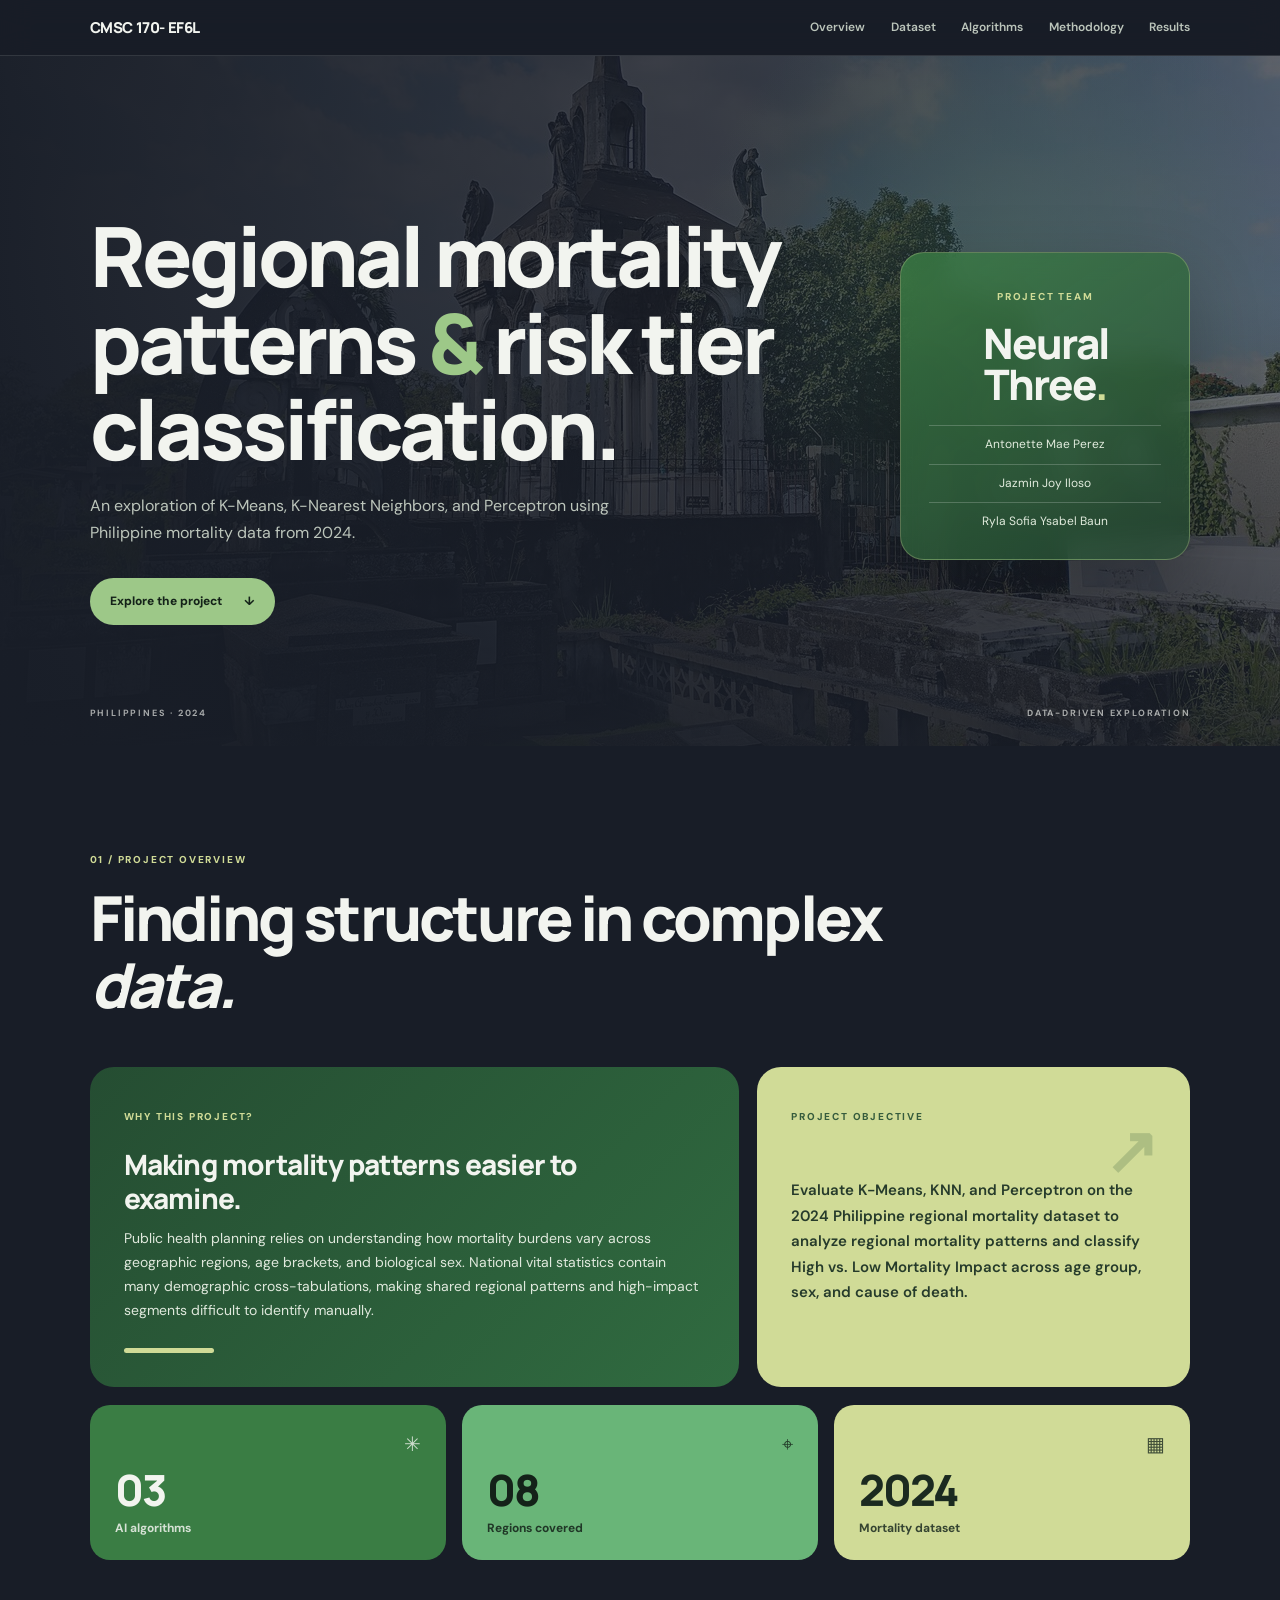
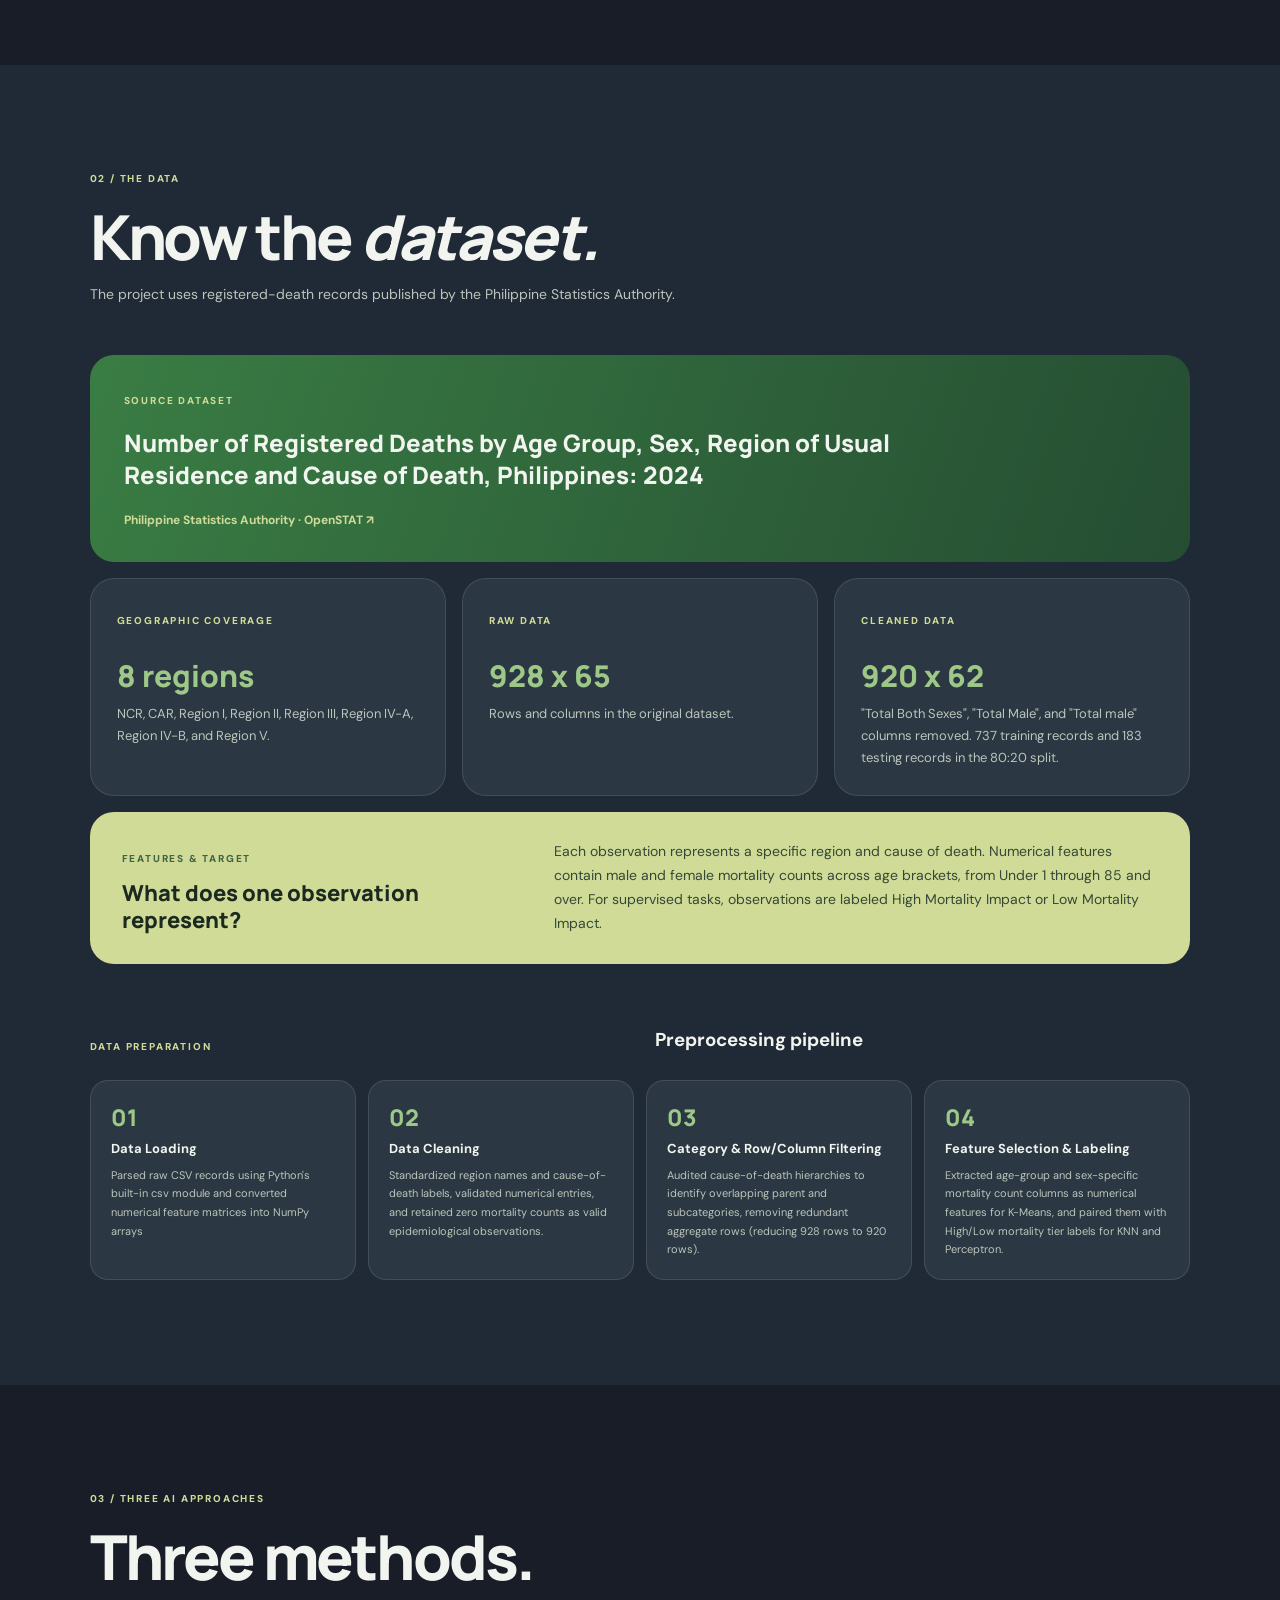
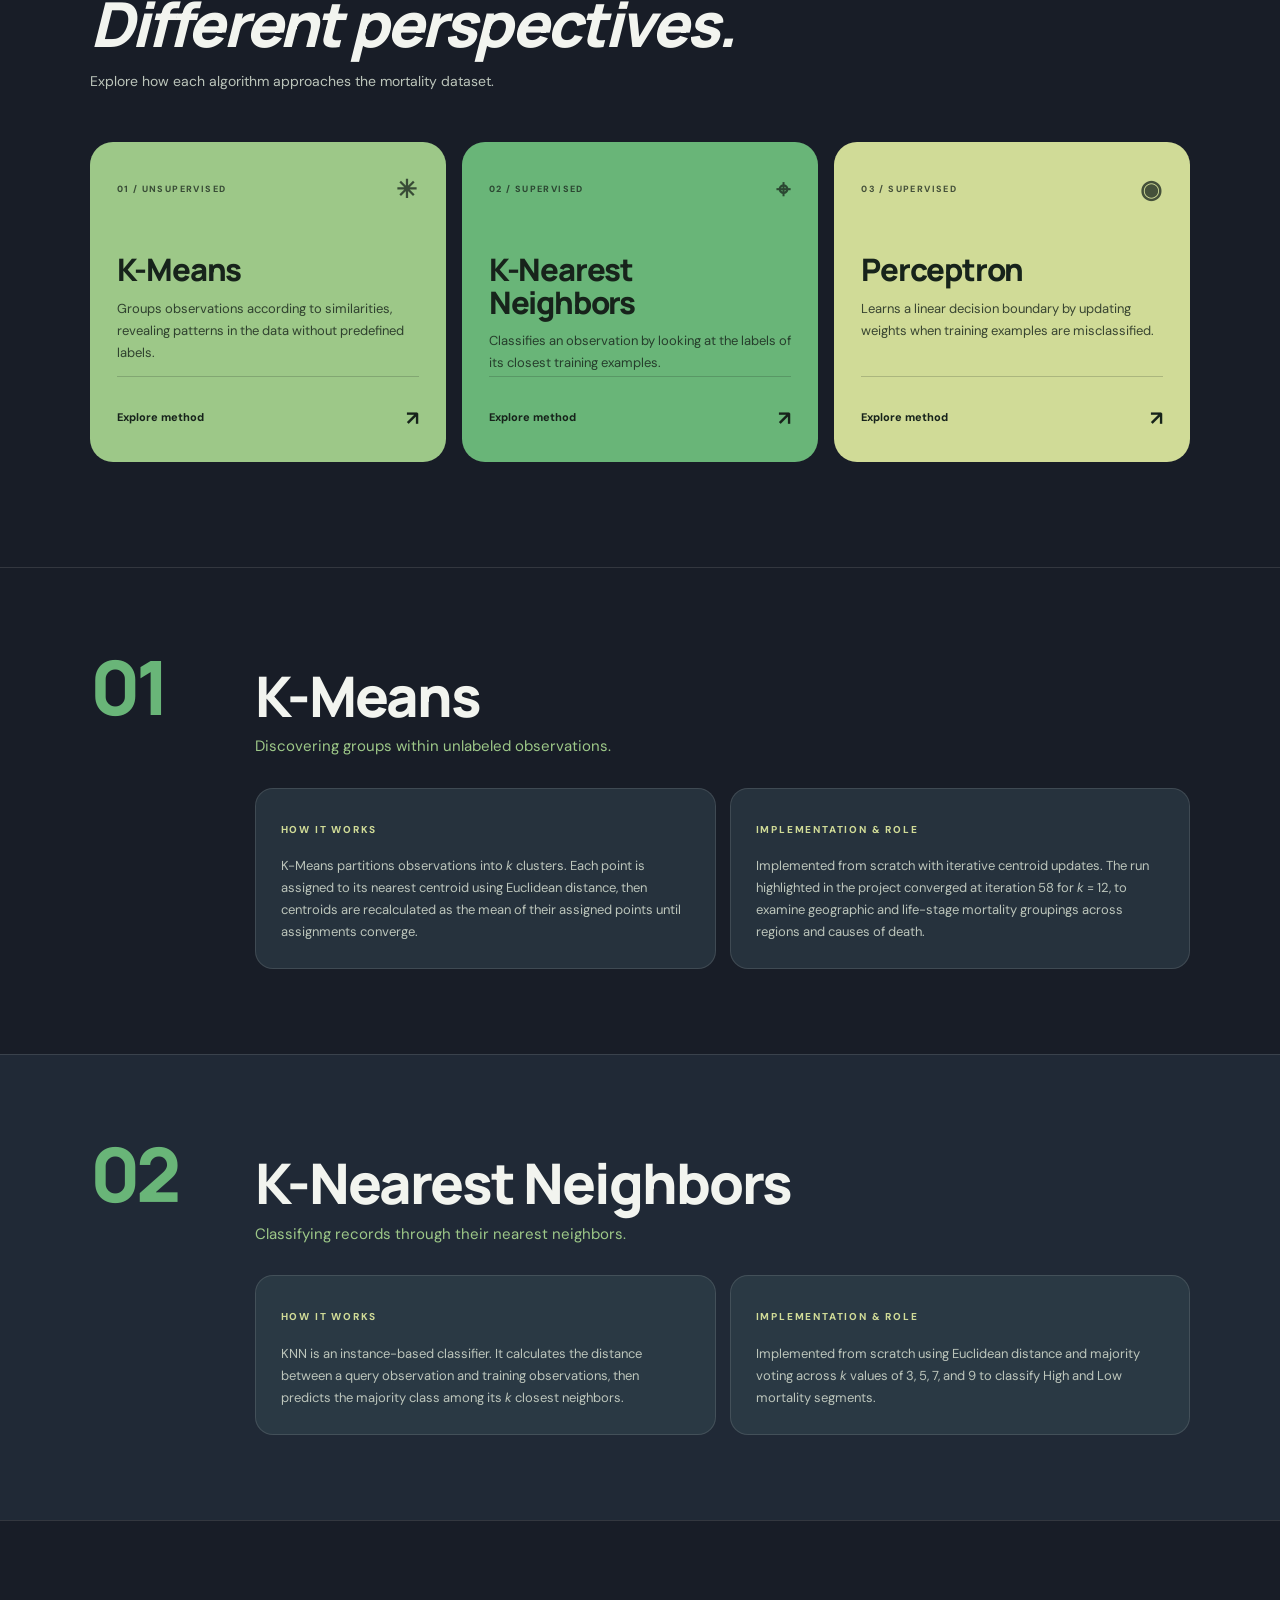
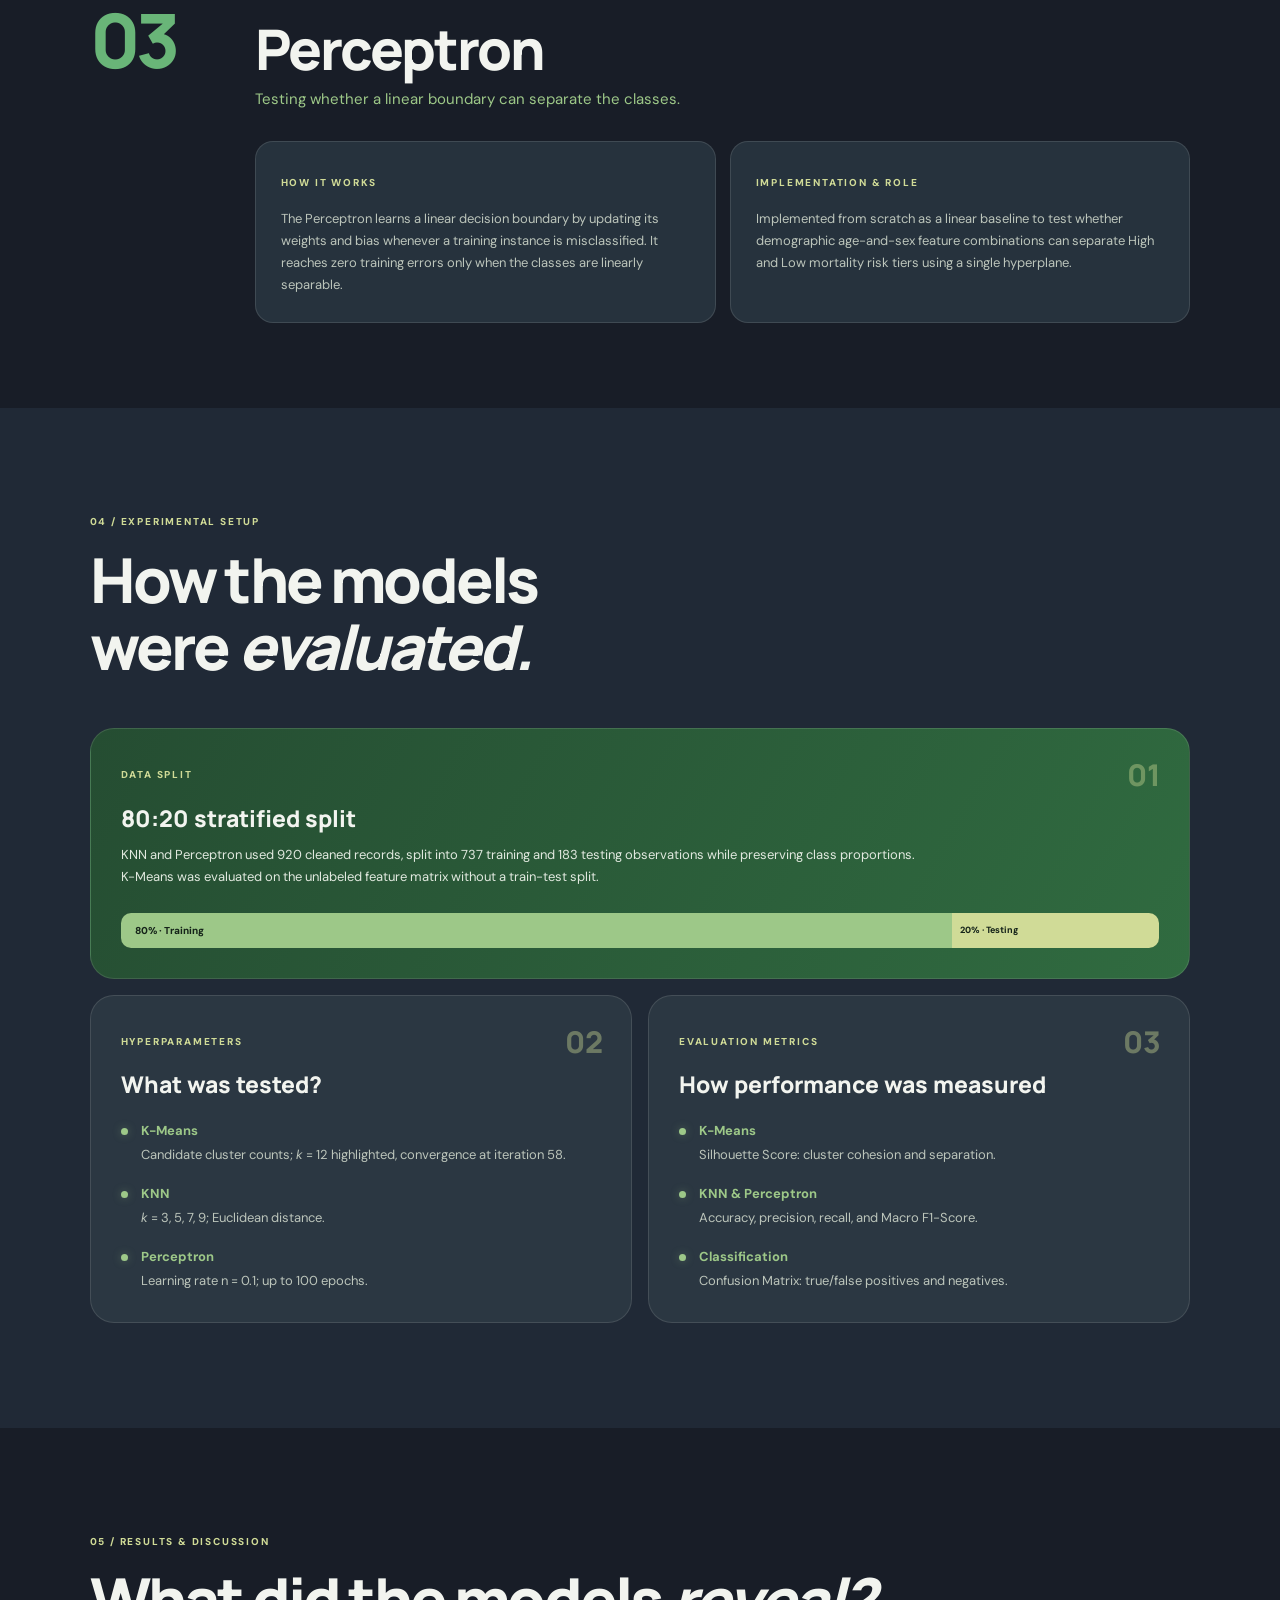
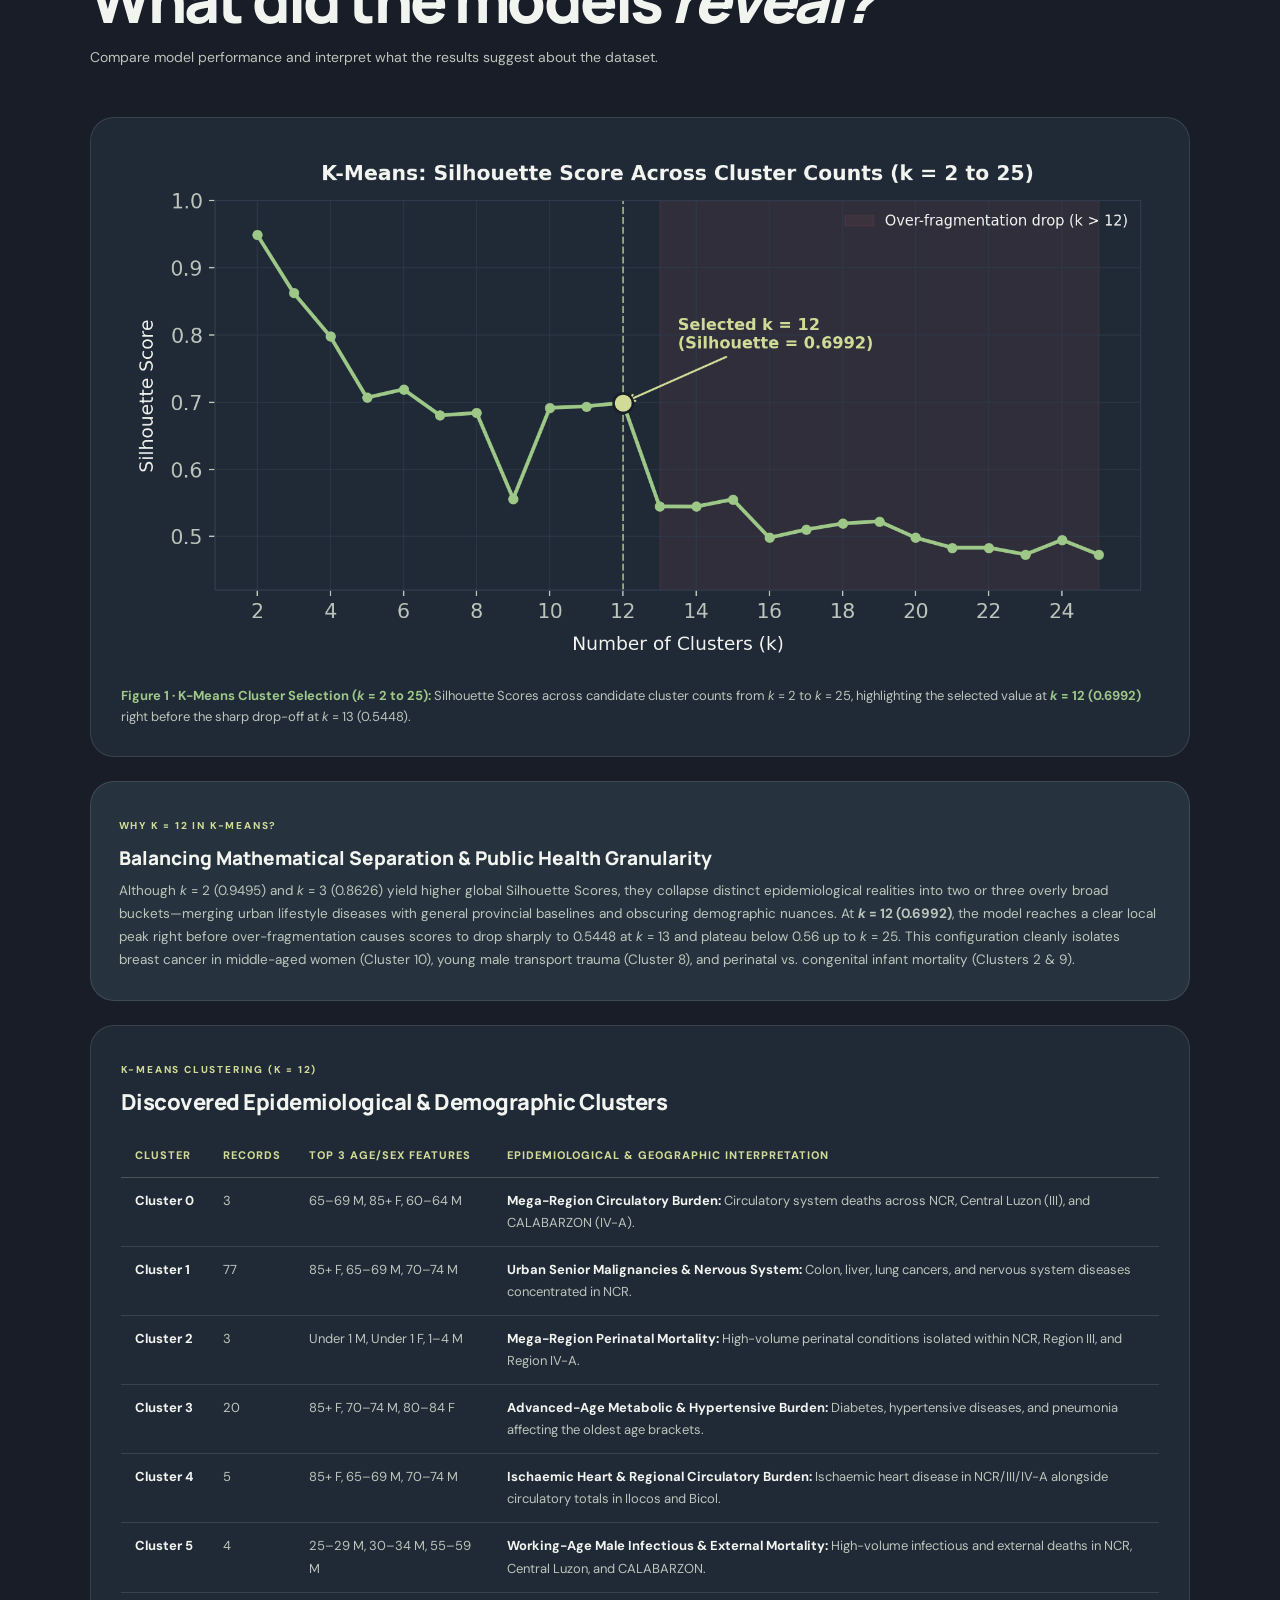
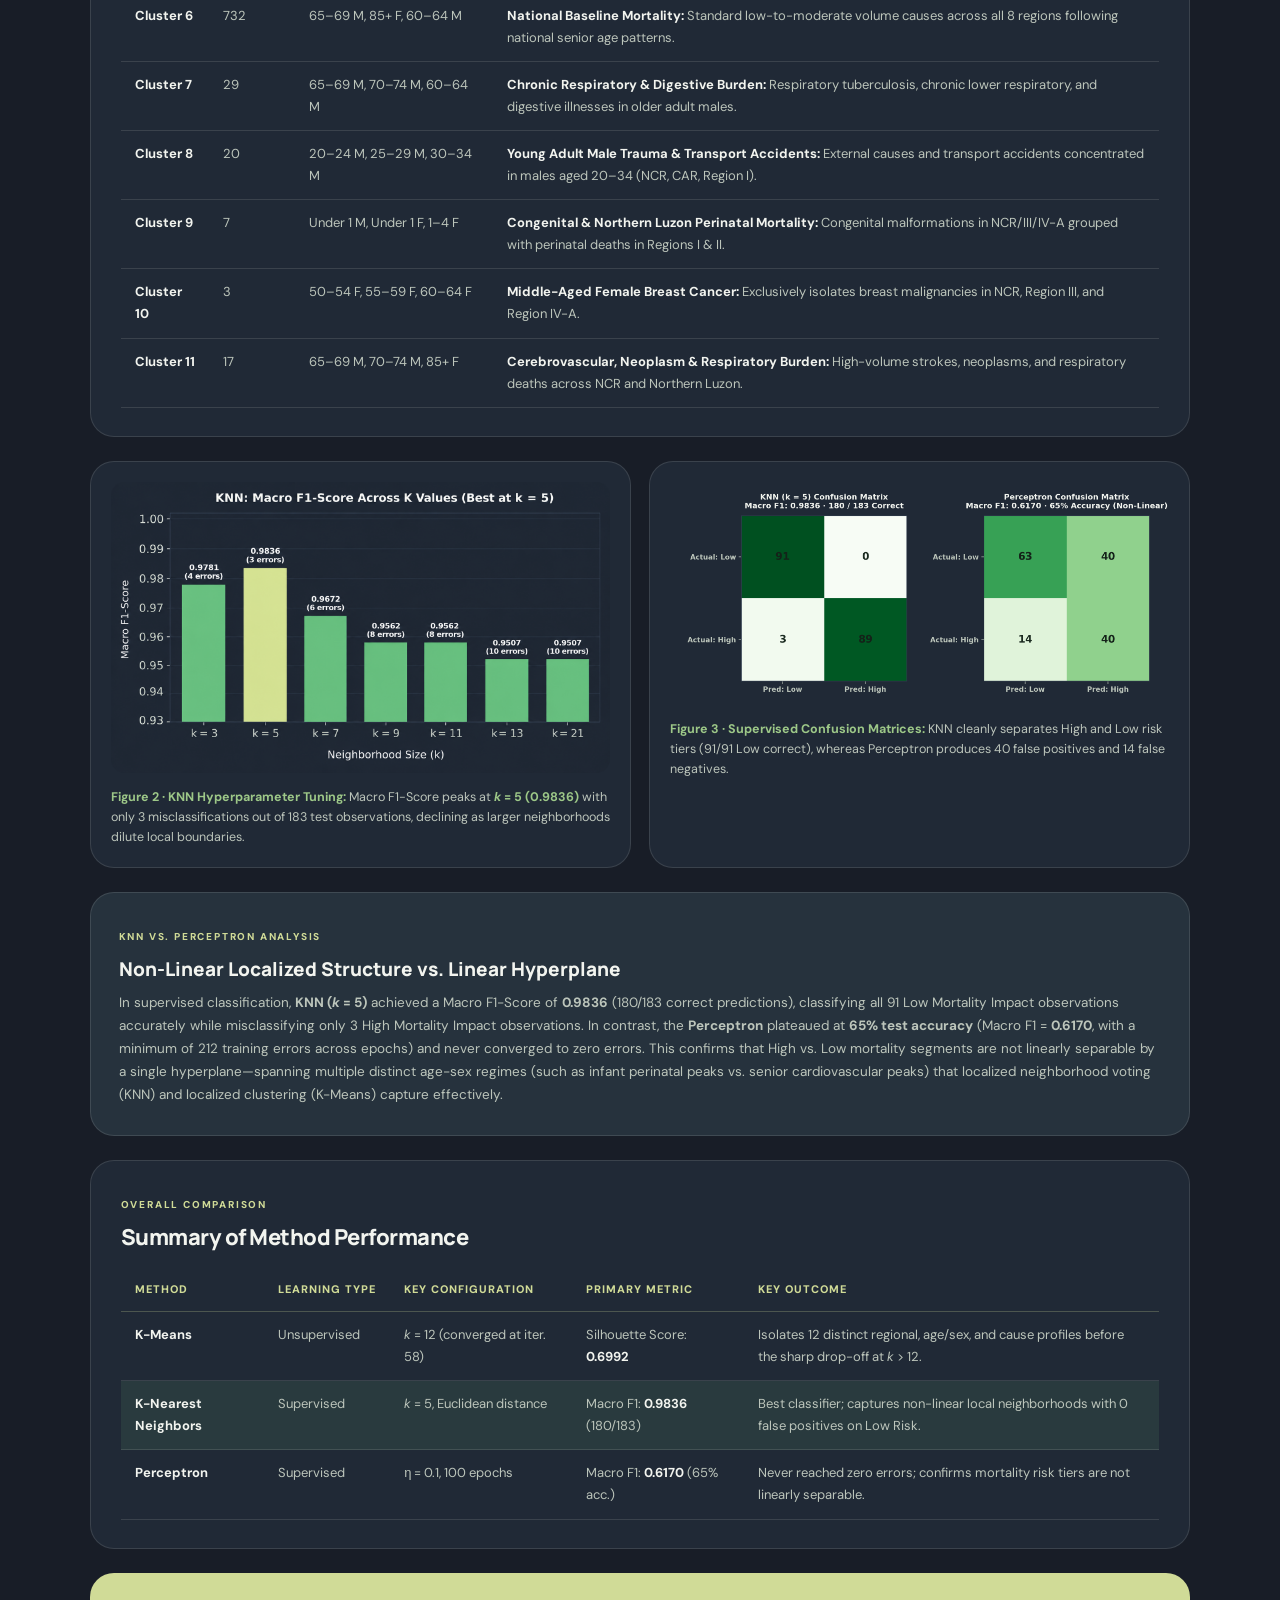
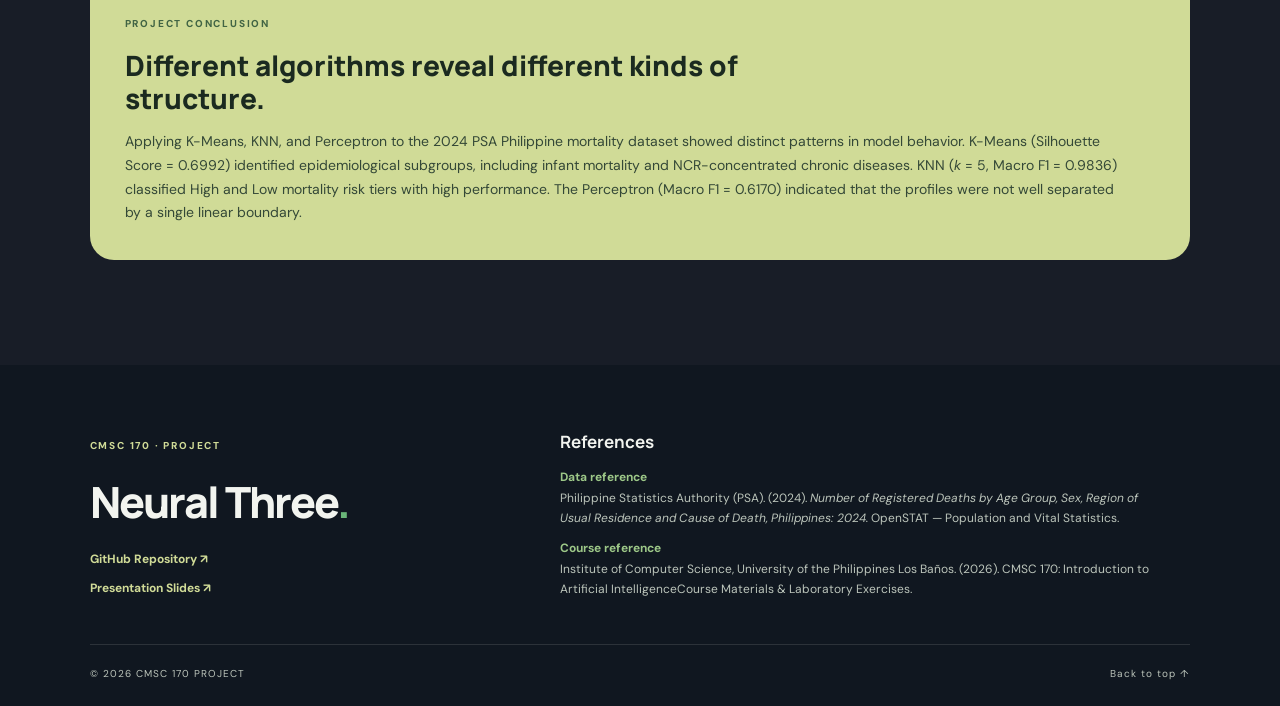
<file: docs/index.html>
<!doctype html>
<html lang="en">
  <head>
    <meta charset="UTF-8" />
    <meta name="viewport" content="width=device-width, initial-scale=1.0" />
    <meta name="theme-color" content="#181D27" />

    <title>CMSC 170 Introduction to AI</title>

    <link rel="preconnect" href="https://fonts.googleapis.com" />
    <link rel="preconnect" href="https://fonts.gstatic.com" crossorigin />
    <link
      href="https://fonts.googleapis.com/css2?family=DM+Sans:wght@400;500;600;700&family=Manrope:wght@400;500;600;700;800&display=swap"
      rel="stylesheet"
    />

    <link rel="stylesheet" href="css/style.css" />
  </head>

  <body>
    <!-- NAVIGATION -->
    <header class="navbar">
      <a href="#home" class="logo"> CMSC 170- EF6L </a>

      <nav class="nav-links" aria-label="Main navigation">
        <a href="#overview">Overview</a>
        <a href="#dataset">Dataset</a>
        <a href="#algorithms">Algorithms</a>
        <a href="#methodology">Methodology</a>
        <a href="#results">Results</a>
      </nav>
    </header>

    <main>
      <!-- HERO SECTION -->
      <section class="hero" id="home">
        <div class="hero-content reveal">
          <h1>
            Regional mortality patterns
            <span>&amp;</span> risk tier classification.
          </h1>

          <p class="hero-description">
            An exploration of K-Means, K-Nearest Neighbors, and Perceptron using
            Philippine mortality data from 2024.
          </p>

          <div class="hero-actions">
            <a href="#overview" class="primary-button">
              Explore the project <span>↓</span>
            </a>
          </div>
        </div>

        <aside class="hero-team reveal" aria-label="Project team">
          <span class="team-kicker">PROJECT TEAM</span>

          <h2>Neural<br />Three<span>.</span></h2>

          <div class="team-names">
            <span>Antonette Mae Perez</span>
            <span>Jazmin Joy Iloso</span>
            <span>Ryla Sofia Ysabel Baun</span>
          </div>
        </aside>

        <div class="hero-bottom">
          <span>PHILIPPINES · 2024</span>
          <span>DATA-DRIVEN EXPLORATION</span>
        </div>
      </section>

      <!-- PROJECT OVERVIEW -->
      <section class="section overview" id="overview">
        <div class="section-heading reveal">
          <span class="section-label">01 / PROJECT OVERVIEW</span>

          <h2>Finding structure in complex <em>data.</em></h2>
        </div>

        <div class="overview-layout">
          <article class="feature-panel reveal">
            <span class="panel-tag">WHY THIS PROJECT?</span>

            <h3>Making mortality patterns easier to examine.</h3>

            <p>
              Public health planning relies on understanding how mortality
              burdens vary across geographic regions, age brackets, and
              biological sex. National vital statistics contain many demographic
              cross-tabulations, making shared regional patterns and high-impact
              segments difficult to identify manually.
            </p>

            <div class="panel-accent-line"></div>
          </article>

          <article class="objective-panel reveal">
            <span class="panel-tag">PROJECT OBJECTIVE</span>

            <div class="objective-mark">↗</div>

            <p>
              Evaluate K-Means, KNN, and Perceptron on the 2024 Philippine
              regional mortality dataset to analyze regional mortality patterns
              and classify High vs. Low Mortality Impact across age group, sex,
              and cause of death.
            </p>
          </article>
        </div>

        <div class="stats-grid reveal">
          <div class="stat-card stat-green">
            <span class="stat-icon">✳</span>
            <strong>03</strong>
            <span>AI algorithms</span>
          </div>

          <div class="stat-card stat-lime">
            <span class="stat-icon">⌖</span>
            <strong>08</strong>
            <span>Regions covered</span>
          </div>

          <div class="stat-card stat-cream">
            <span class="stat-icon">▦</span>
            <strong>2024</strong>
            <span>Mortality dataset</span>
          </div>
        </div>
      </section>

      <!-- DATASET SECTION -->
      <section class="section dataset-section" id="dataset">
        <div class="section-heading reveal">
          <span class="section-label">02 / THE DATA</span>

          <h2>Know the <em>dataset.</em></h2>

          <p class="section-intro">
            The project uses registered-death records published by the
            Philippine Statistics Authority.
          </p>
        </div>

        <div class="dataset-title-card reveal">
          <span class="panel-tag">SOURCE DATASET</span>

          <h3>
            Number of Registered Deaths by Age Group, Sex, Region of Usual
            Residence and Cause of Death, Philippines: 2024
          </h3>

          <a
            href="https://openstat.psa.gov.ph/"
            target="_blank"
            rel="noopener noreferrer"
            class="inline-link"
          >
            Philippine Statistics Authority · OpenSTAT ↗
          </a>
        </div>

        <div class="dataset-grid">
          <article class="data-card reveal">
            <span class="panel-tag">GEOGRAPHIC COVERAGE</span>
            <h3>8 regions</h3>
            <p>
              NCR, CAR, Region I, Region II, Region III, Region IV-A, Region
              IV-B, and Region V.
            </p>
          </article>

          <article class="data-card reveal">
            <span class="panel-tag">RAW DATA</span>
            <h3>928 x 65</h3>
            <p>Rows and columns in the original dataset.</p>
          </article>

          <article class="data-card reveal">
            <span class="panel-tag">CLEANED DATA</span>
            <h3>920 x 62</h3>
            <p>
              "Total Both Sexes", "Total Male", and "Total male" columns
              removed. 737 training records and 183 testing records in the 80:20
              split.
            </p>
          </article>
        </div>

        <div class="dataset-detail reveal">
          <div>
            <span class="panel-tag">FEATURES &amp; TARGET</span>
            <h3>What does one observation represent?</h3>
          </div>

          <p>
            Each observation represents a specific region and cause of death.
            Numerical features contain male and female mortality counts across
            age brackets, from Under 1 through 85 and over. For supervised
            tasks, observations are labeled High Mortality Impact or Low
            Mortality Impact.
          </p>
        </div>

        <div class="pipeline-wrap reveal">
          <div class="pipeline-heading">
            <span class="section-label">DATA PREPARATION</span>

            <h3>Preprocessing pipeline</h3>
          </div>

          <div class="pipeline-list">
            <div>
              <b>01</b>
              <span>Data Loading</span>
              <small
                >Parsed raw CSV records using Python's built-in csv module and
                converted numerical feature matrices into NumPy arrays</small
              >
            </div>

            <div>
              <b>02</b>
              <span>Data Cleaning</span>
              <small
                >Standardized region names and cause-of-death labels, validated
                numerical entries, and retained zero mortality counts as valid
                epidemiological observations.</small
              >
            </div>

            <div>
              <b>03</b>
              <span>Category & Row/Column Filtering</span>
              <small
                >Audited cause-of-death hierarchies to identify overlapping
                parent and subcategories, removing redundant aggregate rows
                (reducing 928 rows to 920 rows).</small
              >
            </div>

            <div>
              <b>04</b>
              <span>Feature Selection & Labeling</span>
              <small
                >Extracted age-group and sex-specific mortality count columns as
                numerical features for K-Means, and paired them with High/Low
                mortality tier labels for KNN and Perceptron.</small
              >
            </div>
          </div>
        </div>
      </section>

      <!-- ALGORITHMS SECTION -->
      <section class="section algorithms-section" id="algorithms">
        <div class="section-heading reveal">
          <span class="section-label">03 / THREE AI APPROACHES</span>

          <h2>
            Three methods.<br />
            <em>Different perspectives.</em>
          </h2>

          <p class="section-intro">
            Explore how each algorithm approaches the mortality dataset.
          </p>
        </div>

        <div class="algorithm-grid">
          <a href="#kmeans" class="algorithm-card card-kmeans reveal">
            <div class="algorithm-top">
              <span>01 / UNSUPERVISED</span>
              <span class="algorithm-symbol">✳</span>
            </div>

            <h3>K-Means</h3>

            <p>
              Groups observations according to similarities, revealing patterns
              in the data without predefined labels.
            </p>

            <div class="card-bottom">
              <span>Explore method</span>
              <b>↗</b>
            </div>
          </a>

          <a href="#knn" class="algorithm-card card-knn reveal">
            <div class="algorithm-top">
              <span>02 / SUPERVISED</span>
              <span class="algorithm-symbol">⌖</span>
            </div>

            <h3>K-Nearest<br />Neighbors</h3>

            <p>
              Classifies an observation by looking at the labels of its closest
              training examples.
            </p>

            <div class="card-bottom">
              <span>Explore method</span>
              <b>↗</b>
            </div>
          </a>

          <a href="#perceptron" class="algorithm-card card-perceptron reveal">
            <div class="algorithm-top">
              <span>03 / SUPERVISED</span>
              <span class="algorithm-symbol">◉</span>
            </div>

            <h3>Perceptron</h3>

            <p>
              Learns a linear decision boundary by updating weights when
              training examples are misclassified.
            </p>

            <div class="card-bottom">
              <span>Explore method</span>
              <b>↗</b>
            </div>
          </a>
        </div>
      </section>

      <!-- K-MEANS DETAILS -->
      <section class="section method-details" id="kmeans">
        <div class="detail-number">01</div>

        <div class="detail-main">
          <h2>K-Means</h2>

          <p class="detail-lead">
            Discovering groups within unlabeled observations.
          </p>

          <div class="detail-cards">
            <article>
              <span class="panel-tag">HOW IT WORKS</span>

              <p>
                K-Means partitions observations into <i>k</i> clusters. Each
                point is assigned to its nearest centroid using Euclidean
                distance, then centroids are recalculated as the mean of their
                assigned points until assignments converge.
              </p>
            </article>

            <article>
              <span class="panel-tag">IMPLEMENTATION &amp; ROLE</span>

              <p>
                Implemented from scratch with iterative centroid updates. The
                run highlighted in the project converged at iteration 58 for
                <i>k</i> = 12, to examine geographic and life-stage mortality
                groupings across regions and causes of death.
              </p>
            </article>
          </div>
        </div>
      </section>

      <!-- KNN DETAILS -->
      <section class="section method-details detail-alt" id="knn">
        <div class="detail-number">02</div>

        <div class="detail-main">
          <h2>K-Nearest Neighbors</h2>

          <p class="detail-lead">
            Classifying records through their nearest neighbors.
          </p>

          <div class="detail-cards">
            <article>
              <span class="panel-tag">HOW IT WORKS</span>

              <p>
                KNN is an instance-based classifier. It calculates the distance
                between a query observation and training observations, then
                predicts the majority class among its
                <i>k</i> closest neighbors.
              </p>
            </article>

            <article>
              <span class="panel-tag">IMPLEMENTATION &amp; ROLE</span>

              <p>
                Implemented from scratch using Euclidean distance and majority
                voting across <i>k</i> values of 3, 5, 7, and 9 to classify High
                and Low mortality segments.
              </p>
            </article>
          </div>
        </div>
      </section>

      <!-- PERCEPTRON DETAILS -->
      <section class="section method-details" id="perceptron">
        <div class="detail-number">03</div>

        <div class="detail-main">
          <h2>Perceptron</h2>

          <p class="detail-lead">
            Testing whether a linear boundary can separate the classes.
          </p>

          <div class="detail-cards">
            <article>
              <span class="panel-tag">HOW IT WORKS</span>

              <p>
                The Perceptron learns a linear decision boundary by updating its
                weights and bias whenever a training instance is misclassified.
                It reaches zero training errors only when the classes are
                linearly separable.
              </p>
            </article>

            <article>
              <span class="panel-tag">IMPLEMENTATION &amp; ROLE</span>

              <p>
                Implemented from scratch as a linear baseline to test whether
                demographic age-and-sex feature combinations can separate High
                and Low mortality risk tiers using a single hyperplane.
              </p>
            </article>
          </div>
        </div>
      </section>

      <!-- METHODOLOGY -->
      <section class="section methodology-section" id="methodology">
        <div class="section-heading reveal">
          <span class="section-label">04 / EXPERIMENTAL SETUP</span>

          <h2>
            How the models<br />
            were <em>evaluated.</em>
          </h2>
        </div>

        <div class="method-grid">
          <article class="method-card method-card-wide reveal">
            <span class="method-icon">01</span>
            <span class="panel-tag">DATA SPLIT</span>

            <h3>80:20 stratified split</h3>

            <p>
              KNN and Perceptron used 920 cleaned records, split into 737
              training and 183 testing observations while preserving class
              proportions. K-Means was evaluated on the unlabeled feature matrix
              without a train-test split.
            </p>

            <div class="split-bar">
              <span>80% · Training</span>
              <span>20% · Testing</span>
            </div>
          </article>

          <article class="method-card reveal">
            <span class="method-icon">02</span>
            <span class="panel-tag">HYPERPARAMETERS</span>

            <h3>What was tested?</h3>

            <ul>
              <li>
                <b>K-Means</b>
                <span>
                  Candidate cluster counts; <i>k</i> = 12 highlighted,
                  convergence at iteration 58.
                </span>
              </li>

              <li>
                <b>KNN</b>
                <span> <i>k</i> = 3, 5, 7, 9; Euclidean distance. </span>
              </li>

              <li>
                <b>Perceptron</b>
                <span> Learning rate n = 0.1; up to 100 epochs. </span>
              </li>
            </ul>
          </article>

          <article class="method-card reveal">
            <span class="method-icon">03</span>
            <span class="panel-tag">EVALUATION METRICS</span>

            <h3>How performance was measured</h3>

            <ul>
              <li>
                <b>K-Means</b>
                <span>
                  Silhouette Score: cluster cohesion and separation.
                </span>
              </li>

              <li>
                <b>KNN &amp; Perceptron</b>
                <span> Accuracy, precision, recall, and Macro F1-Score. </span>
              </li>

              <li>
                <b>Classification</b>
                <span>
                  Confusion Matrix: true/false positives and negatives.
                </span>
              </li>
            </ul>
          </article>
        </div>
      </section>

      <!-- RESULTS AND DISCUSSION -->
      <section class="section results-section" id="results">
        <div class="section-heading reveal">
          <span class="section-label">05 / RESULTS &amp; DISCUSSION</span>

          <h2>What did the models <em>reveal?</em></h2>

          <p class="section-intro">
            Compare model performance and interpret what the results suggest
            about the dataset.
          </p>
        </div>

        <!-- 1. K-MEANS k VS SILHOUETTE SCORE GRAPH -->
        <div class="results-block reveal">
          <figure class="graph-card-inner">
            <img
              src="assets/figures/kmeans_silhouette.png"
              alt="Line chart of K-Means Silhouette Score across k=2 to 25 highlighting k=12 at 0.6992"
              loading="lazy"
            />
            <figcaption>
              <b>Figure 1 · K-Means Cluster Selection (<i>k</i> = 2 to 25):</b>
              Silhouette Scores across candidate cluster counts from <i>k</i> =
              2 to <i>k</i> = 25, highlighting the selected value at
              <b><i>k</i> = 12 (0.6992)</b> right before the sharp drop-off at
              <i>k</i> = 13 (0.5448).
            </figcaption>
          </figure>
        </div>

        <!-- 2. WHY k = 12 EXPLANATION -->
        <article class="discussion-card discussion-card-wide reveal">
          <span class="panel-tag">WHY k = 12 IN K-MEANS?</span>
          <h4>Balancing Mathematical Separation & Public Health Granularity</h4>
          <p>
            Although <i>k</i> = 2 (0.9495) and <i>k</i> = 3 (0.8626) yield
            higher global Silhouette Scores, they collapse distinct
            epidemiological realities into two or three overly broad
            buckets—merging urban lifestyle diseases with general provincial
            baselines and obscuring demographic nuances. At
            <b><i>k</i> = 12 (0.6992)</b>, the model reaches a clear local peak
            right before over-fragmentation causes scores to drop sharply to
            0.5448 at <i>k</i> = 13 and plateau below 0.56 up to <i>k</i> = 25.
            This configuration cleanly isolates breast cancer in middle-aged
            women (Cluster 10), young male transport trauma (Cluster 8), and
            perinatal vs. congenital infant mortality (Clusters 2 & 9).
          </p>
        </article>

        <!-- 3. K-MEANS 12 CLUSTER BREAKDOWN TABLE -->
        <div class="results-block reveal">
          <div class="results-block-header">
            <span class="panel-tag">K-MEANS CLUSTERING (k = 12)</span>
            <h3>Discovered Epidemiological & Demographic Clusters</h3>
          </div>

          <div class="table-wrap">
            <table class="results-table">
              <thead>
                <tr>
                  <th>Cluster</th>
                  <th>Records</th>
                  <th>Top 3 Age/Sex Features</th>
                  <th>Epidemiological & Geographic Interpretation</th>
                </tr>
              </thead>
              <tbody>
                <tr>
                  <td><b>Cluster 0</b></td>
                  <td>3</td>
                  <td>65–69 M, 85+ F, 60–64 M</td>
                  <td>
                    <b>Mega-Region Circulatory Burden:</b> Circulatory system
                    deaths across NCR, Central Luzon (III), and CALABARZON
                    (IV-A).
                  </td>
                </tr>
                <tr>
                  <td><b>Cluster 1</b></td>
                  <td>77</td>
                  <td>85+ F, 65–69 M, 70–74 M</td>
                  <td>
                    <b>Urban Senior Malignancies & Nervous System:</b> Colon,
                    liver, lung cancers, and nervous system diseases
                    concentrated in NCR.
                  </td>
                </tr>
                <tr>
                  <td><b>Cluster 2</b></td>
                  <td>3</td>
                  <td>Under 1 M, Under 1 F, 1–4 M</td>
                  <td>
                    <b>Mega-Region Perinatal Mortality:</b> High-volume
                    perinatal conditions isolated within NCR, Region III, and
                    Region IV-A.
                  </td>
                </tr>
                <tr>
                  <td><b>Cluster 3</b></td>
                  <td>20</td>
                  <td>85+ F, 70–74 M, 80–84 F</td>
                  <td>
                    <b>Advanced-Age Metabolic & Hypertensive Burden:</b>
                    Diabetes, hypertensive diseases, and pneumonia affecting the
                    oldest age brackets.
                  </td>
                </tr>
                <tr>
                  <td><b>Cluster 4</b></td>
                  <td>5</td>
                  <td>85+ F, 65–69 M, 70–74 M</td>
                  <td>
                    <b>Ischaemic Heart & Regional Circulatory Burden:</b>
                    Ischaemic heart disease in NCR/III/IV-A alongside
                    circulatory totals in Ilocos and Bicol.
                  </td>
                </tr>
                <tr>
                  <td><b>Cluster 5</b></td>
                  <td>4</td>
                  <td>25–29 M, 30–34 M, 55–59 M</td>
                  <td>
                    <b>Working-Age Male Infectious & External Mortality:</b>
                    High-volume infectious and external deaths in NCR, Central
                    Luzon, and CALABARZON.
                  </td>
                </tr>
                <tr>
                  <td><b>Cluster 6</b></td>
                  <td>732</td>
                  <td>65–69 M, 85+ F, 60–64 M</td>
                  <td>
                    <b>National Baseline Mortality:</b> Standard low-to-moderate
                    volume causes across all 8 regions following national senior
                    age patterns.
                  </td>
                </tr>
                <tr>
                  <td><b>Cluster 7</b></td>
                  <td>29</td>
                  <td>65–69 M, 70–74 M, 60–64 M</td>
                  <td>
                    <b>Chronic Respiratory & Digestive Burden:</b> Respiratory
                    tuberculosis, chronic lower respiratory, and digestive
                    illnesses in older adult males.
                  </td>
                </tr>
                <tr>
                  <td><b>Cluster 8</b></td>
                  <td>20</td>
                  <td>20–24 M, 25–29 M, 30–34 M</td>
                  <td>
                    <b>Young Adult Male Trauma & Transport Accidents:</b>
                    External causes and transport accidents concentrated in
                    males aged 20–34 (NCR, CAR, Region I).
                  </td>
                </tr>
                <tr>
                  <td><b>Cluster 9</b></td>
                  <td>7</td>
                  <td>Under 1 M, Under 1 F, 1–4 F</td>
                  <td>
                    <b>Congenital & Northern Luzon Perinatal Mortality:</b>
                    Congenital malformations in NCR/III/IV-A grouped with
                    perinatal deaths in Regions I & II.
                  </td>
                </tr>
                <tr>
                  <td><b>Cluster 10</b></td>
                  <td>3</td>
                  <td>50–54 F, 55–59 F, 60–64 F</td>
                  <td>
                    <b>Middle-Aged Female Breast Cancer:</b> Exclusively
                    isolates breast malignancies in NCR, Region III, and Region
                    IV-A.
                  </td>
                </tr>
                <tr>
                  <td><b>Cluster 11</b></td>
                  <td>17</td>
                  <td>65–69 M, 70–74 M, 85+ F</td>
                  <td>
                    <b>Cerebrovascular, Neoplasm & Respiratory Burden:</b>
                    High-volume strokes, neoplasms, and respiratory deaths
                    across NCR and Northern Luzon.
                  </td>
                </tr>
              </tbody>
            </table>
          </div>
        </div>

        <!-- 4. KNN & PERCEPTRON GRAPHS AND CONTENTS -->
        <div class="results-graphs-grid reveal">
          <figure class="graph-card">
            <img
              src="assets/figures/knn_f1.png"
              alt="Bar chart comparing KNN Macro F1-Score across k=3, 5, 7, and 9"
              loading="lazy"
            />
            <figcaption>
              <b>Figure 2 · KNN Hyperparameter Tuning:</b>
              Macro F1-Score peaks at <b><i>k</i> = 5 (0.9836)</b> with only 3
              misclassifications out of 183 test observations, declining as
              larger neighborhoods dilute local boundaries.
            </figcaption>
          </figure>

          <figure class="graph-card">
            <img
              src="assets/figures/supervised_confusion_matrices.png"
              alt="Side-by-side confusion matrices for KNN (k=5) and Perceptron"
              loading="lazy"
            />
            <figcaption>
              <b>Figure 3 · Supervised Confusion Matrices:</b>
              KNN cleanly separates High and Low risk tiers (91/91 Low correct),
              whereas Perceptron produces 40 false positives and 14 false
              negatives.
            </figcaption>
          </figure>
        </div>

        <article class="discussion-card discussion-card-wide reveal">
          <span class="panel-tag">KNN VS. PERCEPTRON ANALYSIS</span>
          <h4>Non-Linear Localized Structure vs. Linear Hyperplane</h4>
          <p>
            In supervised classification, <b>KNN (<i>k</i> = 5)</b> achieved a
            Macro F1-Score of <b>0.9836</b> (180/183 correct predictions),
            classifying all 91 Low Mortality Impact observations accurately
            while misclassifying only 3 High Mortality Impact observations. In
            contrast, the <b>Perceptron</b> plateaued at
            <b>65% test accuracy</b> (Macro F1 = <b>0.6170</b>, with a minimum
            of 212 training errors across epochs) and never converged to zero
            errors. This confirms that High vs. Low mortality segments are not
            linearly separable by a single hyperplane—spanning multiple distinct
            age-sex regimes (such as infant perinatal peaks vs. senior
            cardiovascular peaks) that localized neighborhood voting (KNN) and
            localized clustering (K-Means) capture effectively.
          </p>
        </article>

        <!-- 5. SUMMARY OF METHOD PERFORMANCE -->
        <div class="results-block reveal">
          <div class="results-block-header">
            <span class="panel-tag">OVERALL COMPARISON</span>
            <h3>Summary of Method Performance</h3>
          </div>

          <div class="table-wrap">
            <table class="results-table">
              <thead>
                <tr>
                  <th>Method</th>
                  <th>Learning Type</th>
                  <th>Key Configuration</th>
                  <th>Primary Metric</th>
                  <th>Key Outcome</th>
                </tr>
              </thead>
              <tbody>
                <tr>
                  <td><b>K-Means</b></td>
                  <td>Unsupervised</td>
                  <td><i>k</i> = 12 (converged at iter. 58)</td>
                  <td>Silhouette Score: <b>0.6992</b></td>
                  <td>
                    Isolates 12 distinct regional, age/sex, and cause profiles
                    before the sharp drop-off at <i>k</i> > 12.
                  </td>
                </tr>
                <tr class="row-highlight">
                  <td><b>K-Nearest Neighbors</b></td>
                  <td>Supervised</td>
                  <td><i>k</i> = 5, Euclidean distance</td>
                  <td>Macro F1: <b>0.9836</b> (180/183)</td>
                  <td>
                    Best classifier; captures non-linear local neighborhoods
                    with 0 false positives on Low Risk.
                  </td>
                </tr>
                <tr>
                  <td><b>Perceptron</b></td>
                  <td>Supervised</td>
                  <td>η = 0.1, 100 epochs</td>
                  <td>Macro F1: <b>0.6170</b> (65% acc.)</td>
                  <td>
                    Never reached zero errors; confirms mortality risk tiers are
                    not linearly separable.
                  </td>
                </tr>
              </tbody>
            </table>
          </div>
        </div>

        <div class="conclusion-card reveal">
          <span class="panel-tag">PROJECT CONCLUSION</span>

          <h3>Different algorithms reveal different kinds of structure.</h3>

          <p>
            Applying K-Means, KNN, and Perceptron to the 2024 PSA Philippine
            mortality dataset showed distinct patterns in model behavior.
            K-Means (Silhouette Score = 0.6992) identified epidemiological
            subgroups, including infant mortality and NCR-concentrated chronic
            diseases. KNN (<i>k</i> = 5, Macro F1 = 0.9836) classified High and
            Low mortality risk tiers with high performance. The Perceptron
            (Macro F1 = 0.6170) indicated that the profiles were not well
            separated by a single linear boundary.
          </p>
        </div>
      </section>
    </main>

    <!-- FOOTER -->
    <footer class="footer">
      <div class="footer-top">
        <div>
          <span class="section-label">CMSC 170 · PROJECT</span>
          <h2>Neural Three<span>.</span></h2>
          <div class="footer-links">
            <a
              href="https://github.com/rrbaun/CMSC170-AI-Project.git"
              target="_blank"
              rel="noopener noreferrer"
              class="inline-link"
            >
              GitHub Repository ↗
            </a>
            <a
              href="https://canva.link/o04ckg5bg0cajeb"
              target="_blank"
              rel="noopener noreferrer"
              class="inline-link"
            >
              Presentation Slides ↗
            </a>
          </div>
        </div>

        <div class="references">
          <h3>References</h3>

          <p>
            <b>Data reference</b><br />
            Philippine Statistics Authority (PSA). (2024).
            <i
              >Number of Registered Deaths by Age Group, Sex, Region of Usual
              Residence and Cause of Death, Philippines: 2024.</i
            >
            OpenSTAT — Population and Vital Statistics.
          </p>

          <p>
            <b>Course reference</b><br />
            Institute of Computer Science, University of the Philippines Los
            Baños. (2026). CMSC 170: Introduction to Artificial
            IntelligenceCourse Materials &amp; Laboratory Exercises.
          </p>
        </div>
      </div>

      <div class="footer-bottom">
        <span>© 2026 CMSC 170 PROJECT</span>
        <a href="#home">Back to top ↑</a>
      </div>
    </footer>

    <script src="js/main.js"></script>
  </body>
</html>
</file>
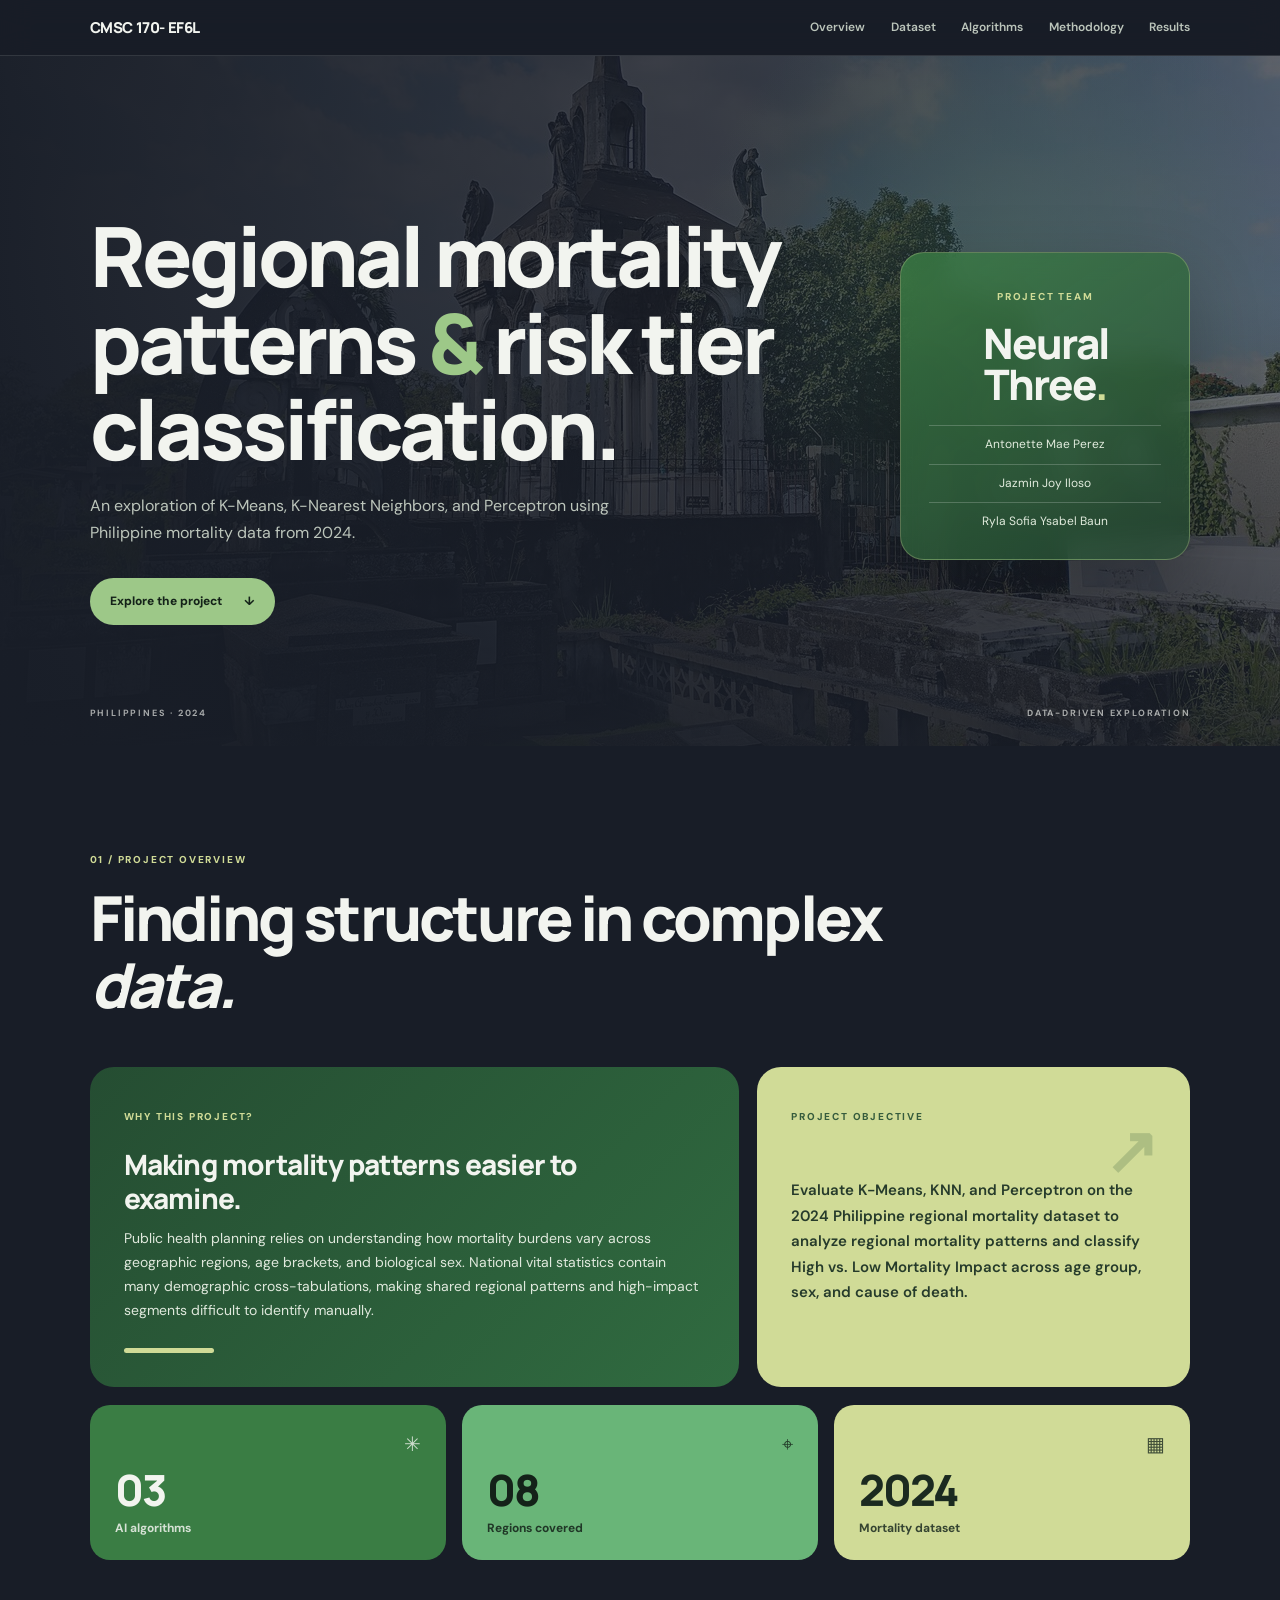
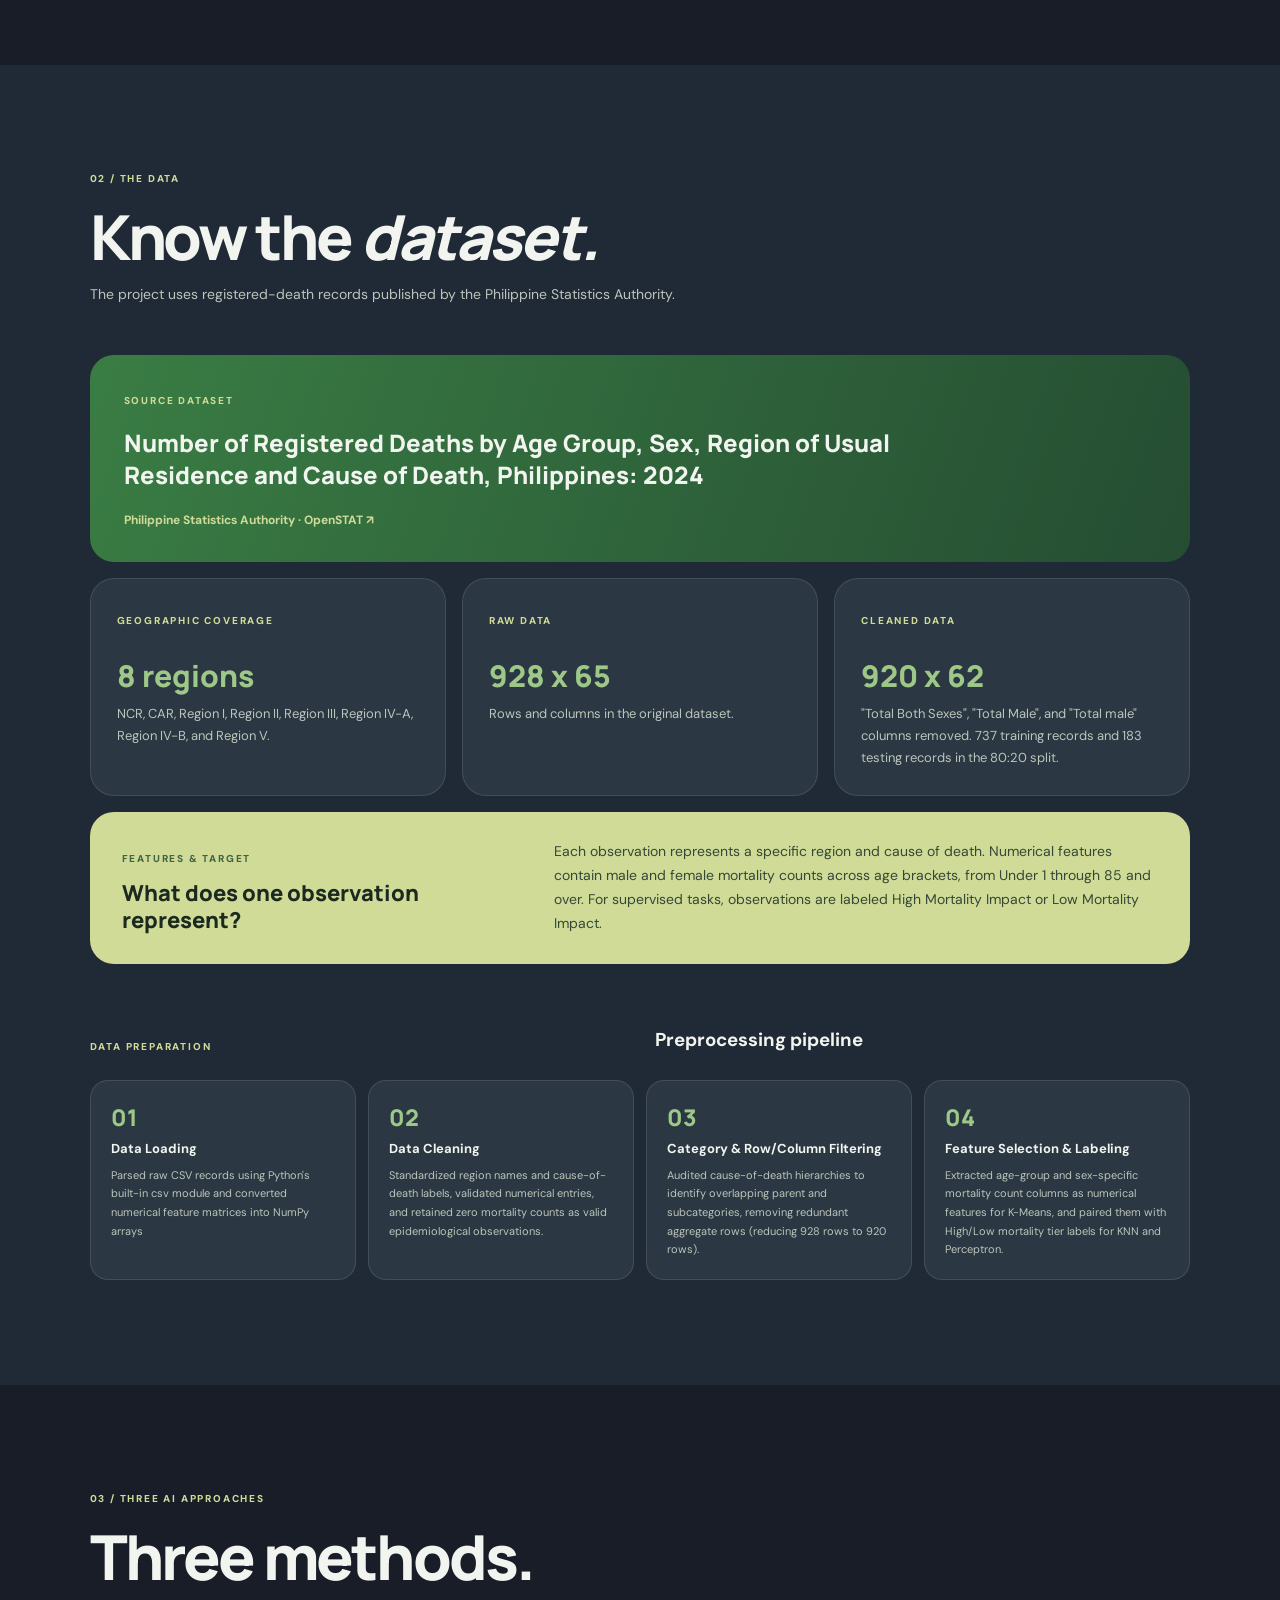
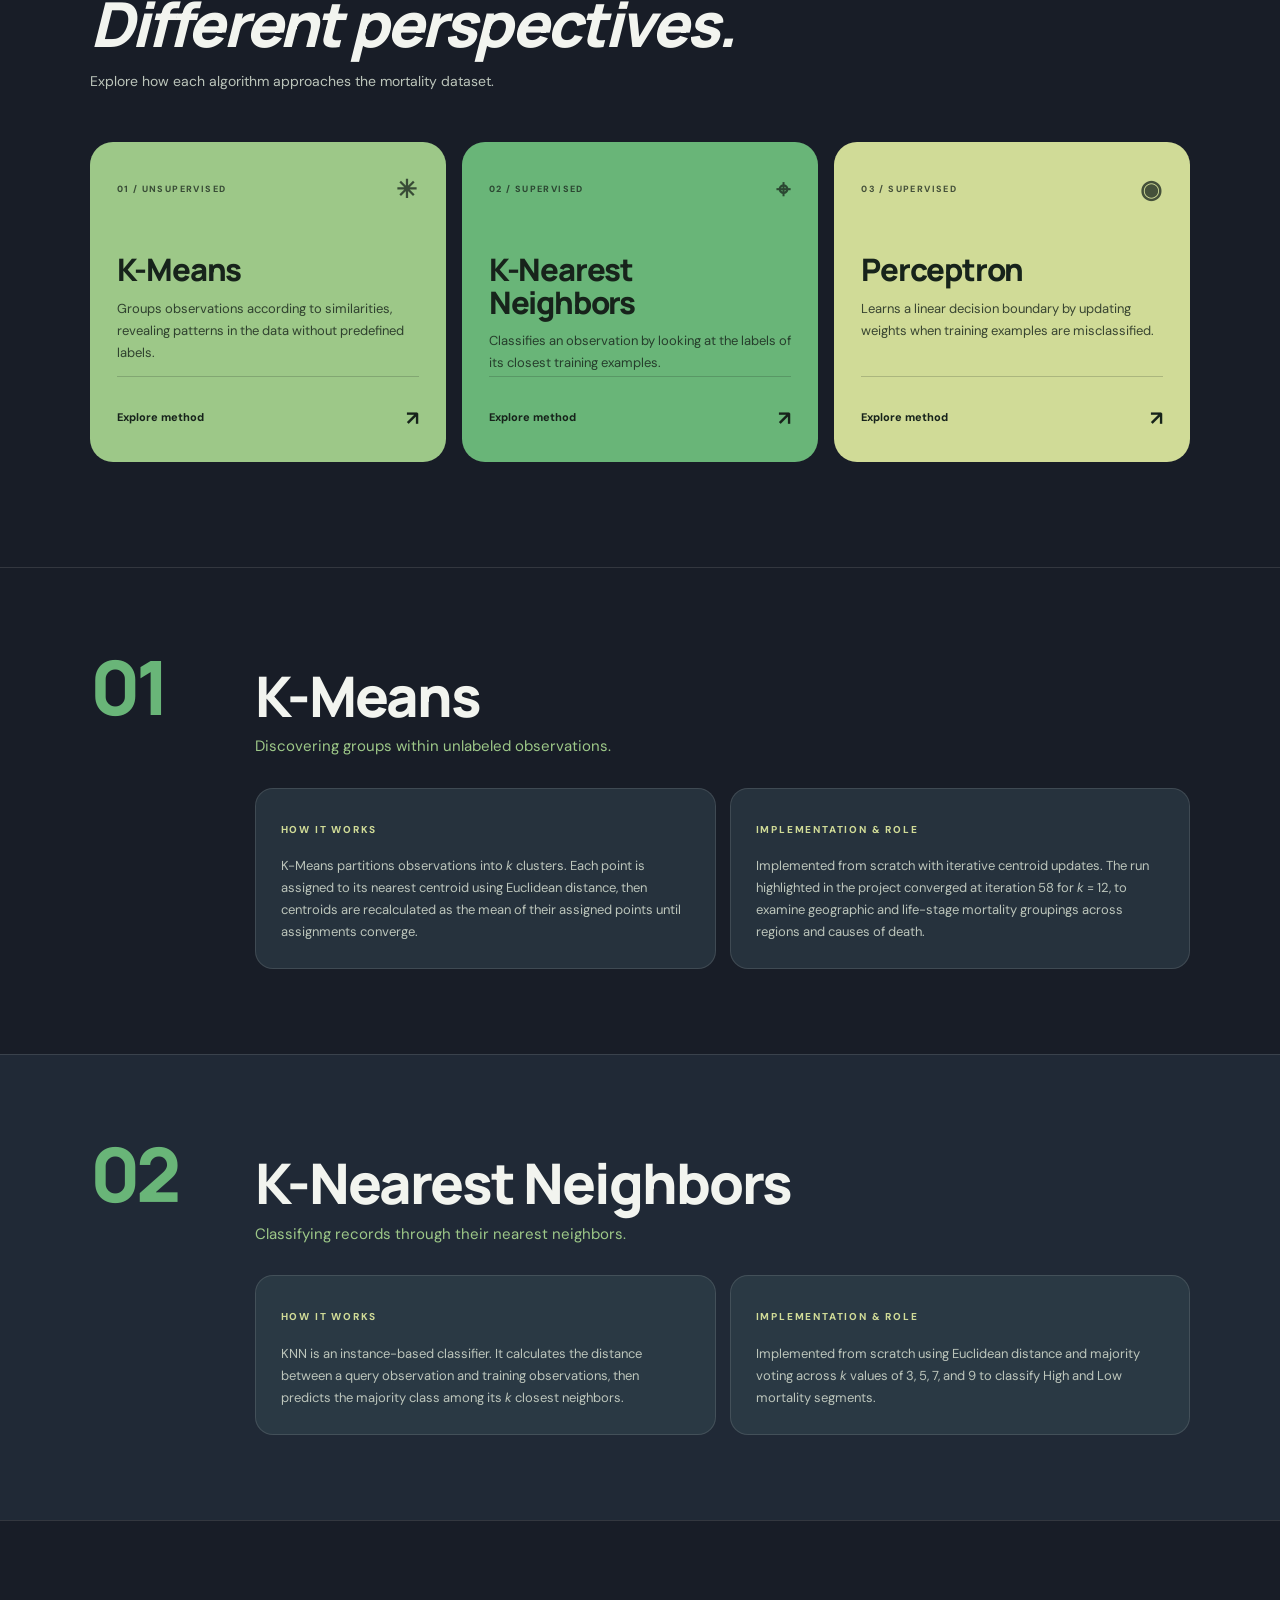
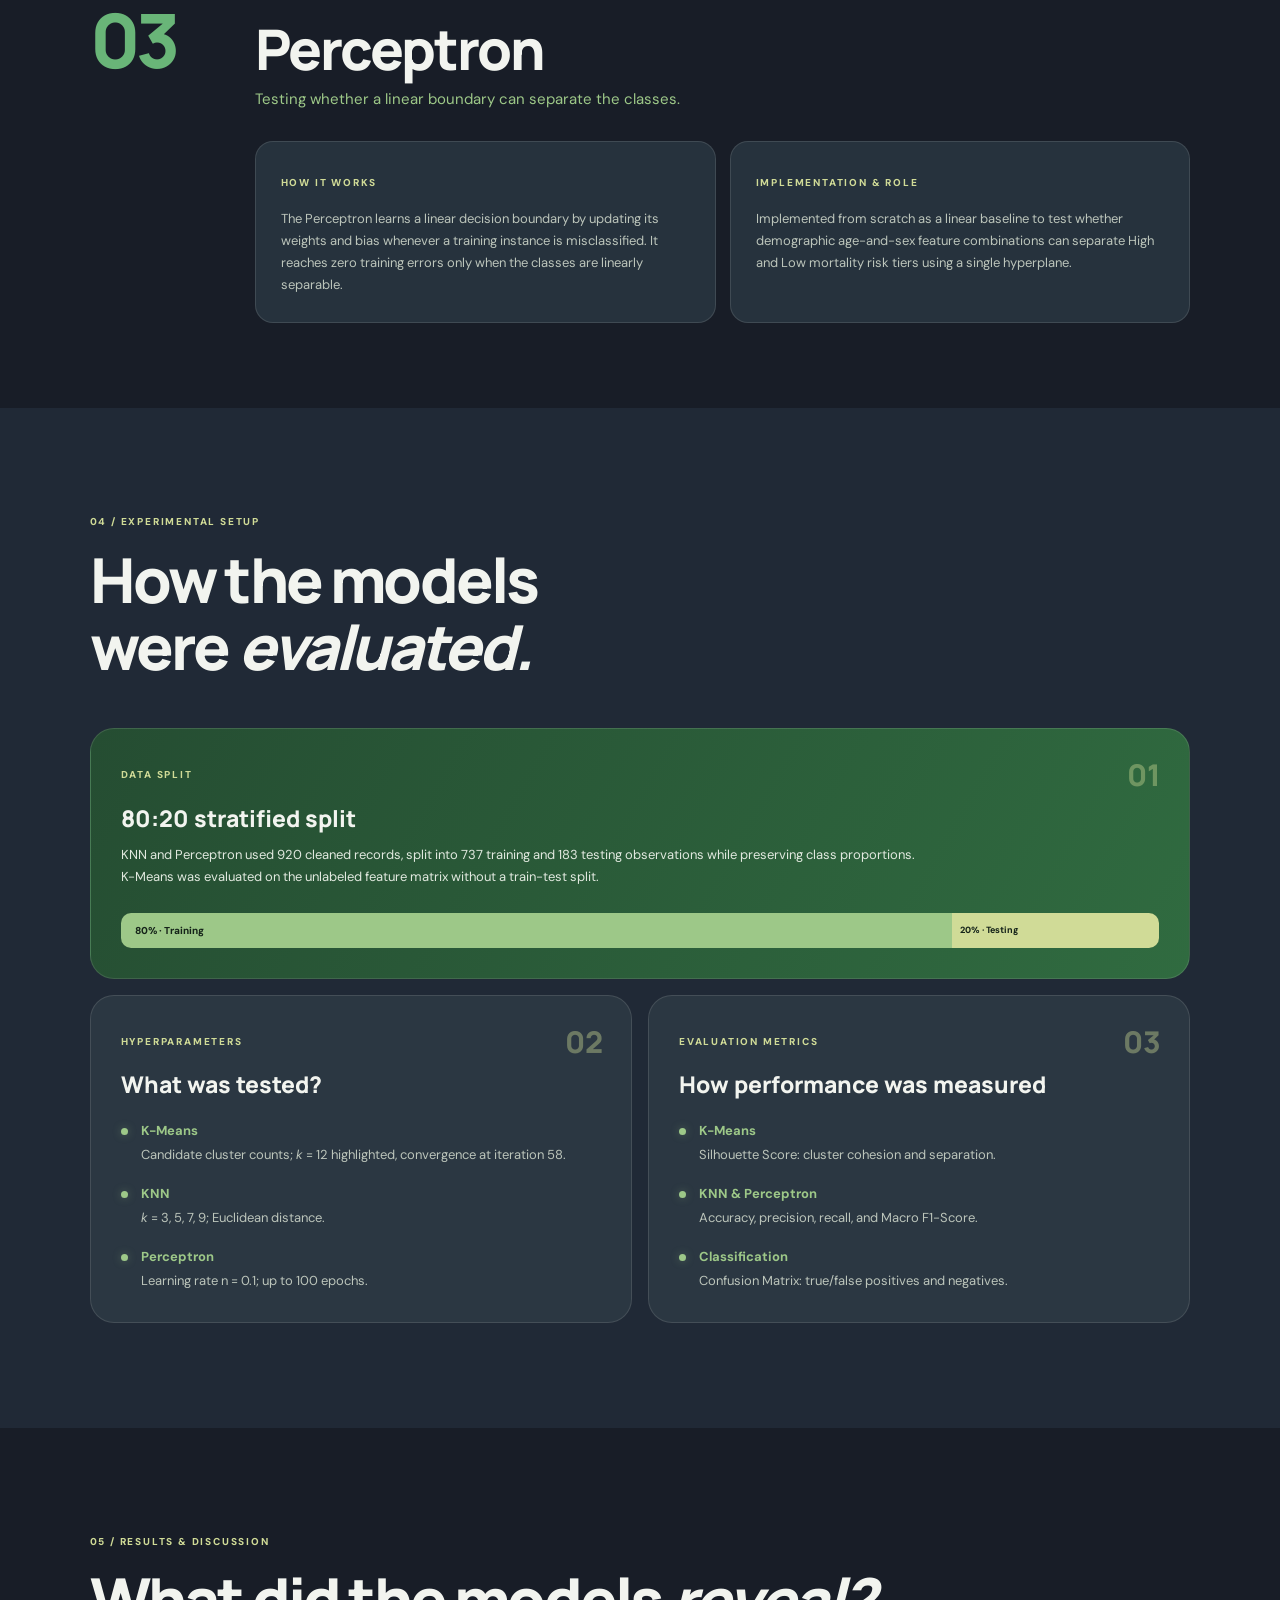
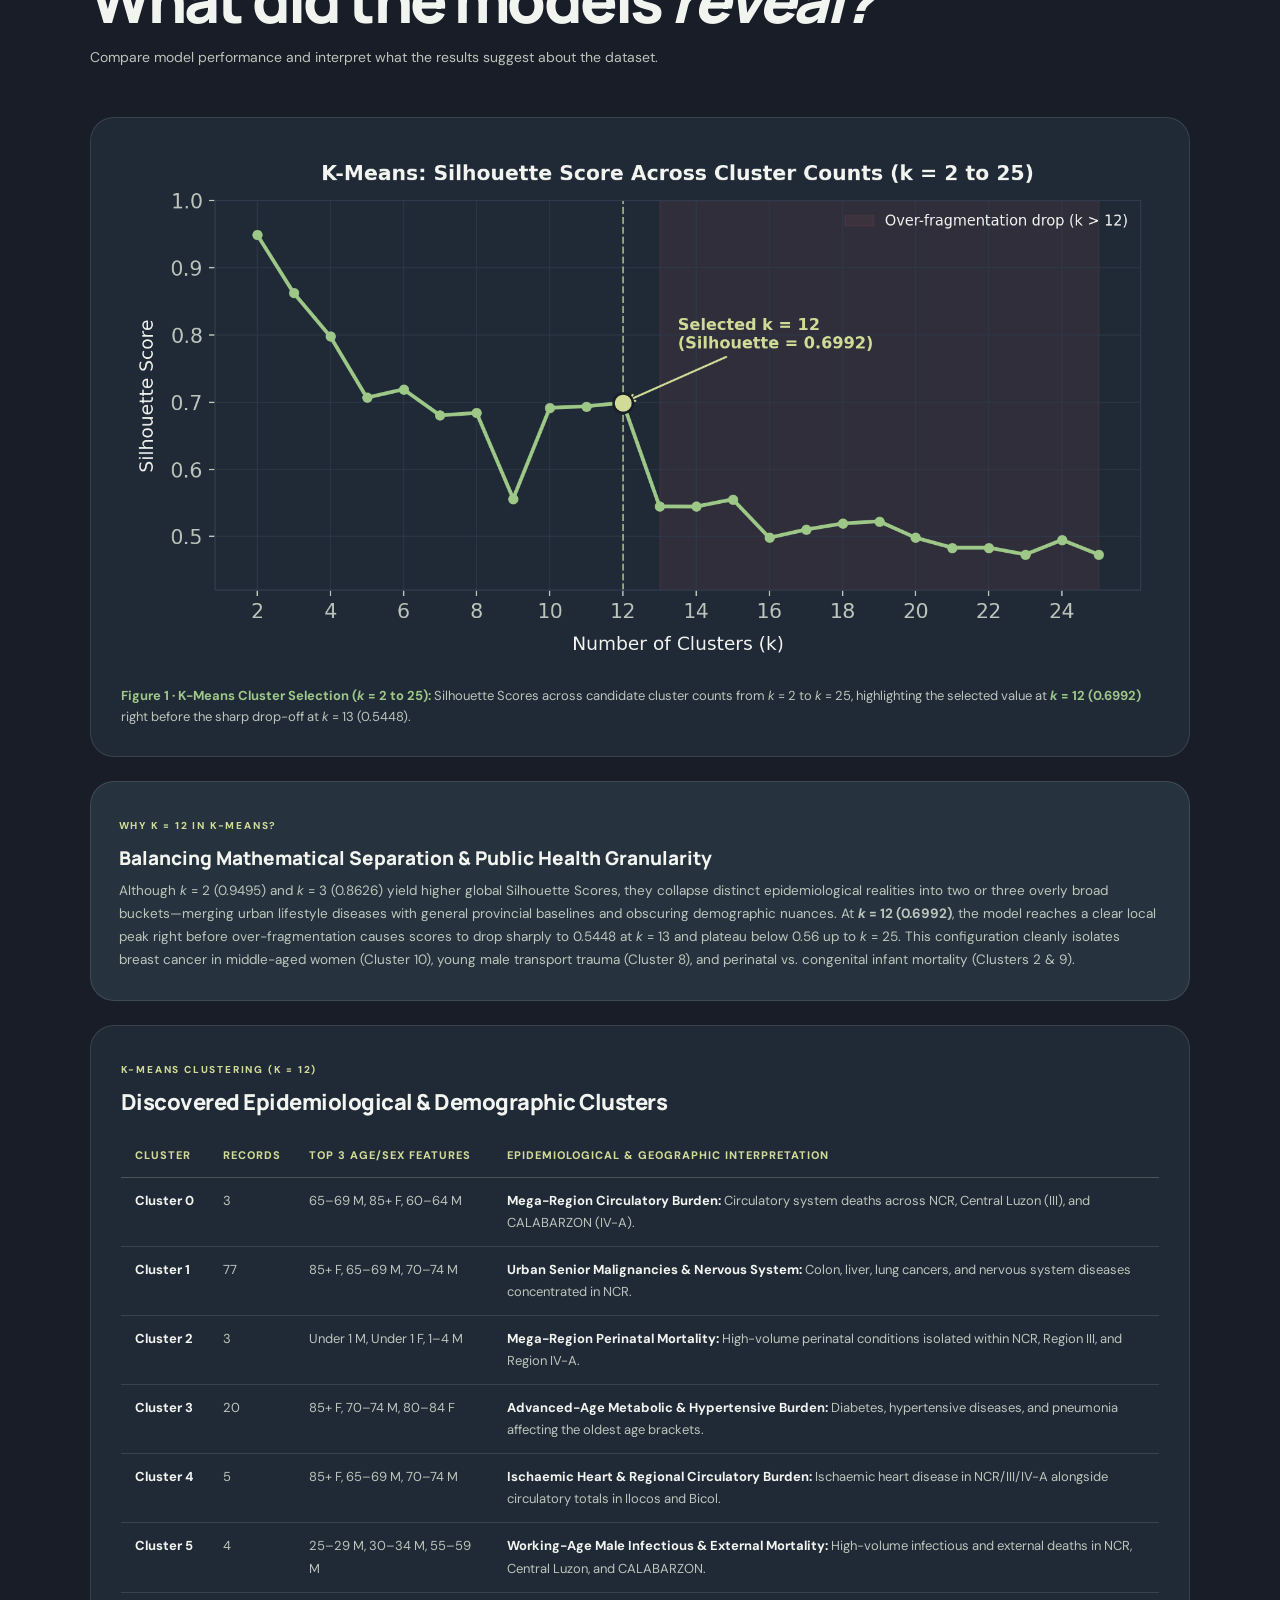
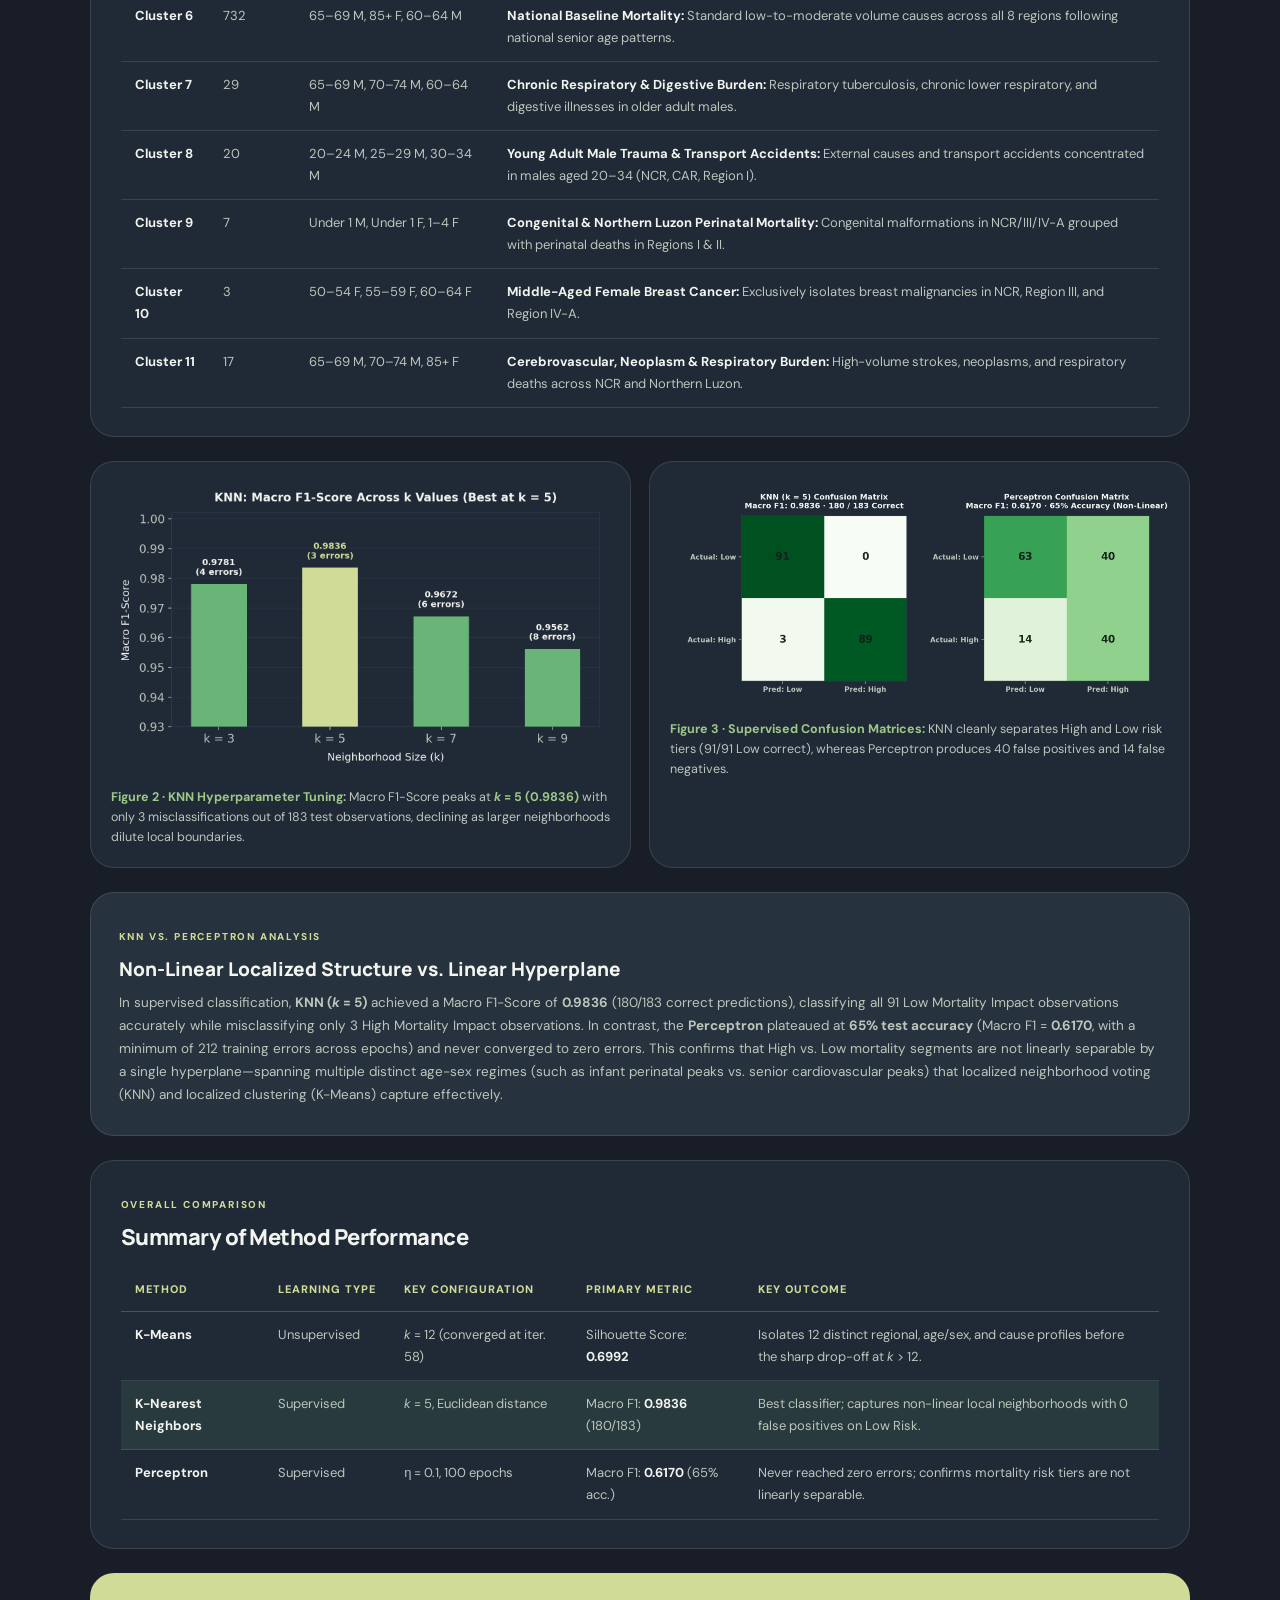
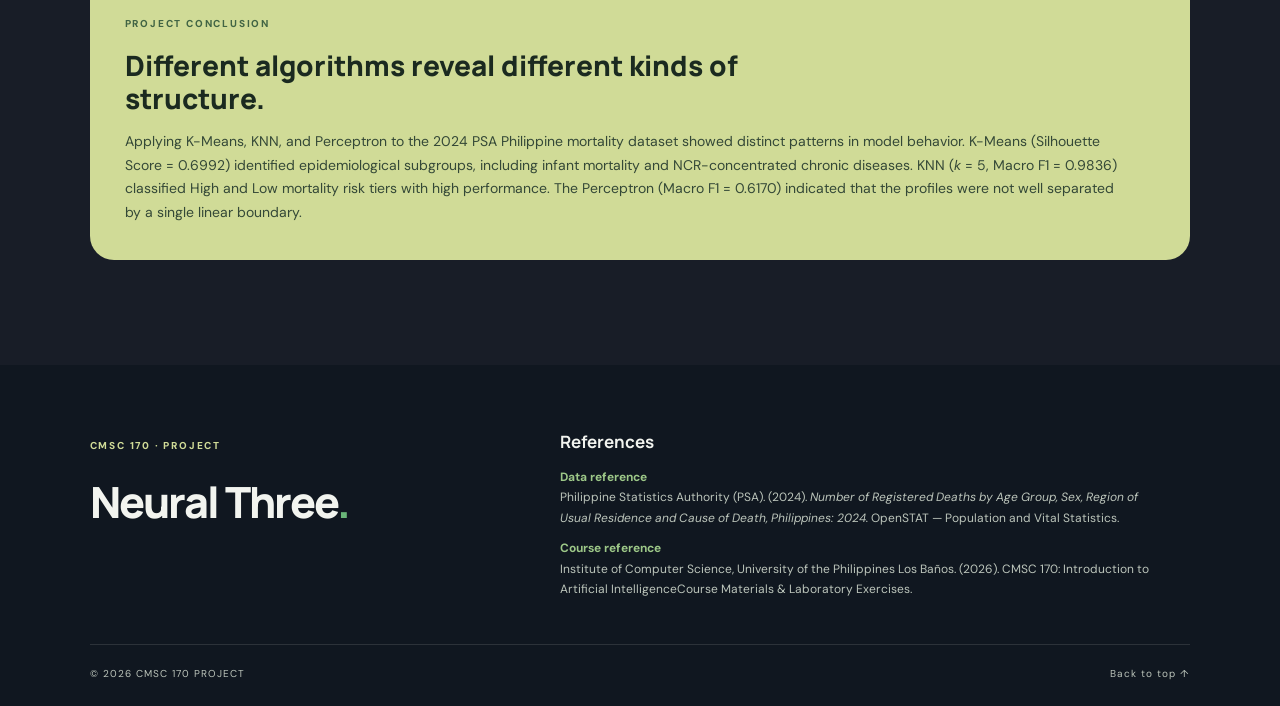
<file: github_page/index.html>
<!doctype html>
<html lang="en">
  <head>
    <meta charset="UTF-8" />
    <meta name="viewport" content="width=device-width, initial-scale=1.0" />
    <meta name="theme-color" content="#181D27" />

    <title>CMSC 170 Introduction to AI</title>

    <link rel="preconnect" href="https://fonts.googleapis.com" />
    <link rel="preconnect" href="https://fonts.gstatic.com" crossorigin />
    <link
      href="https://fonts.googleapis.com/css2?family=DM+Sans:wght@400;500;600;700&family=Manrope:wght@400;500;600;700;800&display=swap"
      rel="stylesheet"
    />

    <link rel="stylesheet" href="css/style.css" />
  </head>

  <body>
    <!-- NAVIGATION -->
    <header class="navbar">
      <a href="#home" class="logo"> CMSC 170- EF6L </a>

      <nav class="nav-links" aria-label="Main navigation">
        <a href="#overview">Overview</a>
        <a href="#dataset">Dataset</a>
        <a href="#algorithms">Algorithms</a>
        <a href="#methodology">Methodology</a>
        <a href="#results">Results</a>
      </nav>
    </header>

    <main>
      <!-- HERO SECTION -->
      <section class="hero" id="home">
        <div class="hero-content reveal">
          <h1>
            Regional mortality patterns
            <span>&amp;</span> risk tier classification.
          </h1>

          <p class="hero-description">
            An exploration of K-Means, K-Nearest Neighbors, and Perceptron using
            Philippine mortality data from 2024.
          </p>

          <div class="hero-actions">
            <a href="#overview" class="primary-button">
              Explore the project <span>↓</span>
            </a>
          </div>
        </div>

        <aside class="hero-team reveal" aria-label="Project team">
          <span class="team-kicker">PROJECT TEAM</span>

          <h2>Neural<br />Three<span>.</span></h2>

          <div class="team-names">
            <span>Antonette Mae Perez</span>
            <span>Jazmin Joy Iloso</span>
            <span>Ryla Sofia Ysabel Baun</span>
          </div>
        </aside>

        <div class="hero-bottom">
          <span>PHILIPPINES · 2024</span>
          <span>DATA-DRIVEN EXPLORATION</span>
        </div>
      </section>

      <!-- PROJECT OVERVIEW -->
      <section class="section overview" id="overview">
        <div class="section-heading reveal">
          <span class="section-label">01 / PROJECT OVERVIEW</span>

          <h2>Finding structure in complex <em>data.</em></h2>
        </div>

        <div class="overview-layout">
          <article class="feature-panel reveal">
            <span class="panel-tag">WHY THIS PROJECT?</span>

            <h3>Making mortality patterns easier to examine.</h3>

            <p>
              Public health planning relies on understanding how mortality
              burdens vary across geographic regions, age brackets, and
              biological sex. National vital statistics contain many demographic
              cross-tabulations, making shared regional patterns and high-impact
              segments difficult to identify manually.
            </p>

            <div class="panel-accent-line"></div>
          </article>

          <article class="objective-panel reveal">
            <span class="panel-tag">PROJECT OBJECTIVE</span>

            <div class="objective-mark">↗</div>

            <p>
              Evaluate K-Means, KNN, and Perceptron on the 2024 Philippine
              regional mortality dataset to analyze regional mortality patterns
              and classify High vs. Low Mortality Impact across age group, sex,
              and cause of death.
            </p>
          </article>
        </div>

        <div class="stats-grid reveal">
          <div class="stat-card stat-green">
            <span class="stat-icon">✳</span>
            <strong>03</strong>
            <span>AI algorithms</span>
          </div>

          <div class="stat-card stat-lime">
            <span class="stat-icon">⌖</span>
            <strong>08</strong>
            <span>Regions covered</span>
          </div>

          <div class="stat-card stat-cream">
            <span class="stat-icon">▦</span>
            <strong>2024</strong>
            <span>Mortality dataset</span>
          </div>
        </div>
      </section>

      <!-- DATASET SECTION -->
      <section class="section dataset-section" id="dataset">
        <div class="section-heading reveal">
          <span class="section-label">02 / THE DATA</span>

          <h2>Know the <em>dataset.</em></h2>

          <p class="section-intro">
            The project uses registered-death records published by the
            Philippine Statistics Authority.
          </p>
        </div>

        <div class="dataset-title-card reveal">
          <span class="panel-tag">SOURCE DATASET</span>

          <h3>
            Number of Registered Deaths by Age Group, Sex, Region of Usual
            Residence and Cause of Death, Philippines: 2024
          </h3>

          <a
            href="https://openstat.psa.gov.ph/"
            target="_blank"
            rel="noopener noreferrer"
            class="inline-link"
          >
            Philippine Statistics Authority · OpenSTAT ↗
          </a>
        </div>

        <div class="dataset-grid">
          <article class="data-card reveal">
            <span class="panel-tag">GEOGRAPHIC COVERAGE</span>
            <h3>8 regions</h3>
            <p>
              NCR, CAR, Region I, Region II, Region III, Region IV-A, Region
              IV-B, and Region V.
            </p>
          </article>

          <article class="data-card reveal">
            <span class="panel-tag">RAW DATA</span>
            <h3>928 x 65</h3>
            <p>Rows and columns in the original dataset.</p>
          </article>

          <article class="data-card reveal">
            <span class="panel-tag">CLEANED DATA</span>
            <h3>920 x 62</h3>
            <p>
              "Total Both Sexes", "Total Male", and "Total male" columns
              removed. 737 training records and 183 testing records in the 80:20
              split.
            </p>
          </article>
        </div>

        <div class="dataset-detail reveal">
          <div>
            <span class="panel-tag">FEATURES &amp; TARGET</span>
            <h3>What does one observation represent?</h3>
          </div>

          <p>
            Each observation represents a specific region and cause of death.
            Numerical features contain male and female mortality counts across
            age brackets, from Under 1 through 85 and over. For supervised
            tasks, observations are labeled High Mortality Impact or Low
            Mortality Impact.
          </p>
        </div>

        <div class="pipeline-wrap reveal">
          <div class="pipeline-heading">
            <span class="section-label">DATA PREPARATION</span>

            <h3>Preprocessing pipeline</h3>
          </div>

          <div class="pipeline-list">
            <div>
              <b>01</b>
              <span>Data Loading</span>
              <small
                >Parsed raw CSV records using Python's built-in csv module and
                converted numerical feature matrices into NumPy arrays</small
              >
            </div>

            <div>
              <b>02</b>
              <span>Data Cleaning</span>
              <small
                >Standardized region names and cause-of-death labels, validated
                numerical entries, and retained zero mortality counts as valid
                epidemiological observations.</small
              >
            </div>

            <div>
              <b>03</b>
              <span>Category & Row/Column Filtering</span>
              <small
                >Audited cause-of-death hierarchies to identify overlapping
                parent and subcategories, removing redundant aggregate rows
                (reducing 928 rows to 920 rows).</small
              >
            </div>

            <div>
              <b>04</b>
              <span>Feature Selection & Labeling</span>
              <small
                >Extracted age-group and sex-specific mortality count columns as
                numerical features for K-Means, and paired them with High/Low
                mortality tier labels for KNN and Perceptron.</small
              >
            </div>
          </div>
        </div>
      </section>

      <!-- ALGORITHMS SECTION -->
      <section class="section algorithms-section" id="algorithms">
        <div class="section-heading reveal">
          <span class="section-label">03 / THREE AI APPROACHES</span>

          <h2>
            Three methods.<br />
            <em>Different perspectives.</em>
          </h2>

          <p class="section-intro">
            Explore how each algorithm approaches the mortality dataset.
          </p>
        </div>

        <div class="algorithm-grid">
          <a href="#kmeans" class="algorithm-card card-kmeans reveal">
            <div class="algorithm-top">
              <span>01 / UNSUPERVISED</span>
              <span class="algorithm-symbol">✳</span>
            </div>

            <h3>K-Means</h3>

            <p>
              Groups observations according to similarities, revealing patterns
              in the data without predefined labels.
            </p>

            <div class="card-bottom">
              <span>Explore method</span>
              <b>↗</b>
            </div>
          </a>

          <a href="#knn" class="algorithm-card card-knn reveal">
            <div class="algorithm-top">
              <span>02 / SUPERVISED</span>
              <span class="algorithm-symbol">⌖</span>
            </div>

            <h3>K-Nearest<br />Neighbors</h3>

            <p>
              Classifies an observation by looking at the labels of its closest
              training examples.
            </p>

            <div class="card-bottom">
              <span>Explore method</span>
              <b>↗</b>
            </div>
          </a>

          <a href="#perceptron" class="algorithm-card card-perceptron reveal">
            <div class="algorithm-top">
              <span>03 / SUPERVISED</span>
              <span class="algorithm-symbol">◉</span>
            </div>

            <h3>Perceptron</h3>

            <p>
              Learns a linear decision boundary by updating weights when
              training examples are misclassified.
            </p>

            <div class="card-bottom">
              <span>Explore method</span>
              <b>↗</b>
            </div>
          </a>
        </div>
      </section>

      <!-- K-MEANS DETAILS -->
      <section class="section method-details" id="kmeans">
        <div class="detail-number">01</div>

        <div class="detail-main">
          <h2>K-Means</h2>

          <p class="detail-lead">
            Discovering groups within unlabeled observations.
          </p>

          <div class="detail-cards">
            <article>
              <span class="panel-tag">HOW IT WORKS</span>

              <p>
                K-Means partitions observations into <i>k</i> clusters. Each
                point is assigned to its nearest centroid using Euclidean
                distance, then centroids are recalculated as the mean of their
                assigned points until assignments converge.
              </p>
            </article>

            <article>
              <span class="panel-tag">IMPLEMENTATION &amp; ROLE</span>

              <p>
                Implemented from scratch with iterative centroid updates. The
                run highlighted in the project converged at iteration 58 for
                <i>k</i> = 12, to examine geographic and life-stage mortality
                groupings across regions and causes of death.
              </p>
            </article>
          </div>
        </div>
      </section>

      <!-- KNN DETAILS -->
      <section class="section method-details detail-alt" id="knn">
        <div class="detail-number">02</div>

        <div class="detail-main">
          <h2>K-Nearest Neighbors</h2>

          <p class="detail-lead">
            Classifying records through their nearest neighbors.
          </p>

          <div class="detail-cards">
            <article>
              <span class="panel-tag">HOW IT WORKS</span>

              <p>
                KNN is an instance-based classifier. It calculates the distance
                between a query observation and training observations, then
                predicts the majority class among its
                <i>k</i> closest neighbors.
              </p>
            </article>

            <article>
              <span class="panel-tag">IMPLEMENTATION &amp; ROLE</span>

              <p>
                Implemented from scratch using Euclidean distance and majority
                voting across <i>k</i> values of 3, 5, 7, and 9 to classify High
                and Low mortality segments.
              </p>
            </article>
          </div>
        </div>
      </section>

      <!-- PERCEPTRON DETAILS -->
      <section class="section method-details" id="perceptron">
        <div class="detail-number">03</div>

        <div class="detail-main">
          <h2>Perceptron</h2>

          <p class="detail-lead">
            Testing whether a linear boundary can separate the classes.
          </p>

          <div class="detail-cards">
            <article>
              <span class="panel-tag">HOW IT WORKS</span>

              <p>
                The Perceptron learns a linear decision boundary by updating its
                weights and bias whenever a training instance is misclassified.
                It reaches zero training errors only when the classes are
                linearly separable.
              </p>
            </article>

            <article>
              <span class="panel-tag">IMPLEMENTATION &amp; ROLE</span>

              <p>
                Implemented from scratch as a linear baseline to test whether
                demographic age-and-sex feature combinations can separate High
                and Low mortality risk tiers using a single hyperplane.
              </p>
            </article>
          </div>
        </div>
      </section>

      <!-- METHODOLOGY -->
      <section class="section methodology-section" id="methodology">
        <div class="section-heading reveal">
          <span class="section-label">04 / EXPERIMENTAL SETUP</span>

          <h2>
            How the models<br />
            were <em>evaluated.</em>
          </h2>
        </div>

        <div class="method-grid">
          <article class="method-card method-card-wide reveal">
            <span class="method-icon">01</span>
            <span class="panel-tag">DATA SPLIT</span>

            <h3>80:20 stratified split</h3>

            <p>
              KNN and Perceptron used 920 cleaned records, split into 737
              training and 183 testing observations while preserving class
              proportions. K-Means was evaluated on the unlabeled feature matrix
              without a train-test split.
            </p>

            <div class="split-bar">
              <span>80% · Training</span>
              <span>20% · Testing</span>
            </div>
          </article>

          <article class="method-card reveal">
            <span class="method-icon">02</span>
            <span class="panel-tag">HYPERPARAMETERS</span>

            <h3>What was tested?</h3>

            <ul>
              <li>
                <b>K-Means</b>
                <span>
                  Candidate cluster counts; <i>k</i> = 12 highlighted,
                  convergence at iteration 58.
                </span>
              </li>

              <li>
                <b>KNN</b>
                <span> <i>k</i> = 3, 5, 7, 9; Euclidean distance. </span>
              </li>

              <li>
                <b>Perceptron</b>
                <span> Learning rate n = 0.1; up to 100 epochs. </span>
              </li>
            </ul>
          </article>

          <article class="method-card reveal">
            <span class="method-icon">03</span>
            <span class="panel-tag">EVALUATION METRICS</span>

            <h3>How performance was measured</h3>

            <ul>
              <li>
                <b>K-Means</b>
                <span>
                  Silhouette Score: cluster cohesion and separation.
                </span>
              </li>

              <li>
                <b>KNN &amp; Perceptron</b>
                <span> Accuracy, precision, recall, and Macro F1-Score. </span>
              </li>

              <li>
                <b>Classification</b>
                <span>
                  Confusion Matrix: true/false positives and negatives.
                </span>
              </li>
            </ul>
          </article>
        </div>
      </section>

      <!-- RESULTS AND DISCUSSION -->
      <section class="section results-section" id="results">
        <div class="section-heading reveal">
          <span class="section-label">05 / RESULTS &amp; DISCUSSION</span>

          <h2>What did the models <em>reveal?</em></h2>

          <p class="section-intro">
            Compare model performance and interpret what the results suggest
            about the dataset.
          </p>
        </div>

        <!-- 1. K-MEANS k VS SILHOUETTE SCORE GRAPH -->
        <div class="results-block reveal">
          <figure class="graph-card-inner">
            <img
              src="assets/figures/kmeans_silhouette.png"
              alt="Line chart of K-Means Silhouette Score across k=2 to 25 highlighting k=12 at 0.6992"
              loading="lazy"
            />
            <figcaption>
              <b>Figure 1 · K-Means Cluster Selection (<i>k</i> = 2 to 25):</b>
              Silhouette Scores across candidate cluster counts from <i>k</i> =
              2 to <i>k</i> = 25, highlighting the selected value at
              <b><i>k</i> = 12 (0.6992)</b> right before the sharp drop-off at
              <i>k</i> = 13 (0.5448).
            </figcaption>
          </figure>
        </div>

        <!-- 2. WHY k = 12 EXPLANATION -->
        <article class="discussion-card discussion-card-wide reveal">
          <span class="panel-tag">WHY k = 12 IN K-MEANS?</span>
          <h4>Balancing Mathematical Separation & Public Health Granularity</h4>
          <p>
            Although <i>k</i> = 2 (0.9495) and <i>k</i> = 3 (0.8626) yield
            higher global Silhouette Scores, they collapse distinct
            epidemiological realities into two or three overly broad
            buckets—merging urban lifestyle diseases with general provincial
            baselines and obscuring demographic nuances. At
            <b><i>k</i> = 12 (0.6992)</b>, the model reaches a clear local peak
            right before over-fragmentation causes scores to drop sharply to
            0.5448 at <i>k</i> = 13 and plateau below 0.56 up to <i>k</i> = 25.
            This configuration cleanly isolates breast cancer in middle-aged
            women (Cluster 10), young male transport trauma (Cluster 8), and
            perinatal vs. congenital infant mortality (Clusters 2 & 9).
          </p>
        </article>

        <!-- 3. K-MEANS 12 CLUSTER BREAKDOWN TABLE -->
        <div class="results-block reveal">
          <div class="results-block-header">
            <span class="panel-tag">K-MEANS CLUSTERING (k = 12)</span>
            <h3>Discovered Epidemiological & Demographic Clusters</h3>
          </div>

          <div class="table-wrap">
            <table class="results-table">
              <thead>
                <tr>
                  <th>Cluster</th>
                  <th>Records</th>
                  <th>Top 3 Age/Sex Features</th>
                  <th>Epidemiological & Geographic Interpretation</th>
                </tr>
              </thead>
              <tbody>
                <tr>
                  <td><b>Cluster 0</b></td>
                  <td>3</td>
                  <td>65–69 M, 85+ F, 60–64 M</td>
                  <td>
                    <b>Mega-Region Circulatory Burden:</b> Circulatory system
                    deaths across NCR, Central Luzon (III), and CALABARZON
                    (IV-A).
                  </td>
                </tr>
                <tr>
                  <td><b>Cluster 1</b></td>
                  <td>77</td>
                  <td>85+ F, 65–69 M, 70–74 M</td>
                  <td>
                    <b>Urban Senior Malignancies & Nervous System:</b> Colon,
                    liver, lung cancers, and nervous system diseases
                    concentrated in NCR.
                  </td>
                </tr>
                <tr>
                  <td><b>Cluster 2</b></td>
                  <td>3</td>
                  <td>Under 1 M, Under 1 F, 1–4 M</td>
                  <td>
                    <b>Mega-Region Perinatal Mortality:</b> High-volume
                    perinatal conditions isolated within NCR, Region III, and
                    Region IV-A.
                  </td>
                </tr>
                <tr>
                  <td><b>Cluster 3</b></td>
                  <td>20</td>
                  <td>85+ F, 70–74 M, 80–84 F</td>
                  <td>
                    <b>Advanced-Age Metabolic & Hypertensive Burden:</b>
                    Diabetes, hypertensive diseases, and pneumonia affecting the
                    oldest age brackets.
                  </td>
                </tr>
                <tr>
                  <td><b>Cluster 4</b></td>
                  <td>5</td>
                  <td>85+ F, 65–69 M, 70–74 M</td>
                  <td>
                    <b>Ischaemic Heart & Regional Circulatory Burden:</b>
                    Ischaemic heart disease in NCR/III/IV-A alongside
                    circulatory totals in Ilocos and Bicol.
                  </td>
                </tr>
                <tr>
                  <td><b>Cluster 5</b></td>
                  <td>4</td>
                  <td>25–29 M, 30–34 M, 55–59 M</td>
                  <td>
                    <b>Working-Age Male Infectious & External Mortality:</b>
                    High-volume infectious and external deaths in NCR, Central
                    Luzon, and CALABARZON.
                  </td>
                </tr>
                <tr>
                  <td><b>Cluster 6</b></td>
                  <td>732</td>
                  <td>65–69 M, 85+ F, 60–64 M</td>
                  <td>
                    <b>National Baseline Mortality:</b> Standard low-to-moderate
                    volume causes across all 8 regions following national senior
                    age patterns.
                  </td>
                </tr>
                <tr>
                  <td><b>Cluster 7</b></td>
                  <td>29</td>
                  <td>65–69 M, 70–74 M, 60–64 M</td>
                  <td>
                    <b>Chronic Respiratory & Digestive Burden:</b> Respiratory
                    tuberculosis, chronic lower respiratory, and digestive
                    illnesses in older adult males.
                  </td>
                </tr>
                <tr>
                  <td><b>Cluster 8</b></td>
                  <td>20</td>
                  <td>20–24 M, 25–29 M, 30–34 M</td>
                  <td>
                    <b>Young Adult Male Trauma & Transport Accidents:</b>
                    External causes and transport accidents concentrated in
                    males aged 20–34 (NCR, CAR, Region I).
                  </td>
                </tr>
                <tr>
                  <td><b>Cluster 9</b></td>
                  <td>7</td>
                  <td>Under 1 M, Under 1 F, 1–4 F</td>
                  <td>
                    <b>Congenital & Northern Luzon Perinatal Mortality:</b>
                    Congenital malformations in NCR/III/IV-A grouped with
                    perinatal deaths in Regions I & II.
                  </td>
                </tr>
                <tr>
                  <td><b>Cluster 10</b></td>
                  <td>3</td>
                  <td>50–54 F, 55–59 F, 60–64 F</td>
                  <td>
                    <b>Middle-Aged Female Breast Cancer:</b> Exclusively
                    isolates breast malignancies in NCR, Region III, and Region
                    IV-A.
                  </td>
                </tr>
                <tr>
                  <td><b>Cluster 11</b></td>
                  <td>17</td>
                  <td>65–69 M, 70–74 M, 85+ F</td>
                  <td>
                    <b>Cerebrovascular, Neoplasm & Respiratory Burden:</b>
                    High-volume strokes, neoplasms, and respiratory deaths
                    across NCR and Northern Luzon.
                  </td>
                </tr>
              </tbody>
            </table>
          </div>
        </div>

        <!-- 4. KNN & PERCEPTRON GRAPHS AND CONTENTS -->
        <div class="results-graphs-grid reveal">
          <figure class="graph-card">
            <img
              src="assets/figures/knn_f1.png"
              alt="Bar chart comparing KNN Macro F1-Score across k=3, 5, 7, and 9"
              loading="lazy"
            />
            <figcaption>
              <b>Figure 2 · KNN Hyperparameter Tuning:</b>
              Macro F1-Score peaks at <b><i>k</i> = 5 (0.9836)</b> with only 3
              misclassifications out of 183 test observations, declining as
              larger neighborhoods dilute local boundaries.
            </figcaption>
          </figure>

          <figure class="graph-card">
            <img
              src="assets/figures/supervised_confusion_matrices.png"
              alt="Side-by-side confusion matrices for KNN (k=5) and Perceptron"
              loading="lazy"
            />
            <figcaption>
              <b>Figure 3 · Supervised Confusion Matrices:</b>
              KNN cleanly separates High and Low risk tiers (91/91 Low correct),
              whereas Perceptron produces 40 false positives and 14 false
              negatives.
            </figcaption>
          </figure>
        </div>

        <article class="discussion-card discussion-card-wide reveal">
          <span class="panel-tag">KNN VS. PERCEPTRON ANALYSIS</span>
          <h4>Non-Linear Localized Structure vs. Linear Hyperplane</h4>
          <p>
            In supervised classification, <b>KNN (<i>k</i> = 5)</b> achieved a
            Macro F1-Score of <b>0.9836</b> (180/183 correct predictions),
            classifying all 91 Low Mortality Impact observations accurately
            while misclassifying only 3 High Mortality Impact observations. In
            contrast, the <b>Perceptron</b> plateaued at
            <b>65% test accuracy</b> (Macro F1 = <b>0.6170</b>, with a minimum
            of 212 training errors across epochs) and never converged to zero
            errors. This confirms that High vs. Low mortality segments are not
            linearly separable by a single hyperplane—spanning multiple distinct
            age-sex regimes (such as infant perinatal peaks vs. senior
            cardiovascular peaks) that localized neighborhood voting (KNN) and
            localized clustering (K-Means) capture effectively.
          </p>
        </article>

        <!-- 5. SUMMARY OF METHOD PERFORMANCE -->
        <div class="results-block reveal">
          <div class="results-block-header">
            <span class="panel-tag">OVERALL COMPARISON</span>
            <h3>Summary of Method Performance</h3>
          </div>

          <div class="table-wrap">
            <table class="results-table">
              <thead>
                <tr>
                  <th>Method</th>
                  <th>Learning Type</th>
                  <th>Key Configuration</th>
                  <th>Primary Metric</th>
                  <th>Key Outcome</th>
                </tr>
              </thead>
              <tbody>
                <tr>
                  <td><b>K-Means</b></td>
                  <td>Unsupervised</td>
                  <td><i>k</i> = 12 (converged at iter. 58)</td>
                  <td>Silhouette Score: <b>0.6992</b></td>
                  <td>
                    Isolates 12 distinct regional, age/sex, and cause profiles
                    before the sharp drop-off at <i>k</i> > 12.
                  </td>
                </tr>
                <tr class="row-highlight">
                  <td><b>K-Nearest Neighbors</b></td>
                  <td>Supervised</td>
                  <td><i>k</i> = 5, Euclidean distance</td>
                  <td>Macro F1: <b>0.9836</b> (180/183)</td>
                  <td>
                    Best classifier; captures non-linear local neighborhoods
                    with 0 false positives on Low Risk.
                  </td>
                </tr>
                <tr>
                  <td><b>Perceptron</b></td>
                  <td>Supervised</td>
                  <td>η = 0.1, 100 epochs</td>
                  <td>Macro F1: <b>0.6170</b> (65% acc.)</td>
                  <td>
                    Never reached zero errors; confirms mortality risk tiers are
                    not linearly separable.
                  </td>
                </tr>
              </tbody>
            </table>
          </div>
        </div>

        <div class="conclusion-card reveal">
          <span class="panel-tag">PROJECT CONCLUSION</span>

          <h3>Different algorithms reveal different kinds of structure.</h3>

          <p>
            Applying K-Means, KNN, and Perceptron to the 2024 PSA Philippine
            mortality dataset showed distinct patterns in model behavior.
            K-Means (Silhouette Score = 0.6992) identified epidemiological
            subgroups, including infant mortality and NCR-concentrated chronic
            diseases. KNN (<i>k</i> = 5, Macro F1 = 0.9836) classified High and
            Low mortality risk tiers with high performance. The Perceptron
            (Macro F1 = 0.6170) indicated that the profiles were not well
            separated by a single linear boundary.
          </p>
        </div>
      </section>
    </main>

    <!-- FOOTER -->
    <footer class="footer">
      <div class="footer-top">
        <div>
          <span class="section-label">CMSC 170 · PROJECT</span>
          <h2>Neural Three<span>.</span></h2>
        </div>

        <div class="references">
          <h3>References</h3>

          <p>
            <b>Data reference</b><br />
            Philippine Statistics Authority (PSA). (2024).
            <i
              >Number of Registered Deaths by Age Group, Sex, Region of Usual
              Residence and Cause of Death, Philippines: 2024.</i
            >
            OpenSTAT — Population and Vital Statistics.
          </p>

          <p>
            <b>Course reference</b><br />
            Institute of Computer Science, University of the Philippines Los
            Baños. (2026). CMSC 170: Introduction to Artificial
            IntelligenceCourse Materials &amp; Laboratory Exercises.
          </p>
        </div>
      </div>

      <div class="footer-bottom">
        <span>© 2026 CMSC 170 PROJECT</span>
        <a href="#home">Back to top ↑</a>
      </div>
    </footer>

    <script src="js/main.js"></script>
  </body>
</html>
</file>
<file: docs/css/style.css>
/* global setting */

:root {
  --background: #181d27;
  --surface: #254d32;
  --surface-light: #3a7d44;

  --accent: #69b578;
  --accent-light: #9dc888;
  --highlight: #d0db97;

  --text: #f2f4ef;
  --muted: #bcc5bb;

  --line: rgba(242, 244, 239, 0.12);

  --heading-font: "Manrope", sans-serif;
  --body-font: "DM Sans", sans-serif;
}

* {
  box-sizing: border-box;
  margin: 0;
  padding: 0;
}

html {
  scroll-behavior: smooth;
  scroll-padding-top: 100px;
}

body {
  background: var(--background);
  color: var(--text);
  font-family: var(--body-font);
  line-height: 1.7;
  overflow-x: hidden;
}

a {
  color: inherit;
  text-decoration: none;
}

/* navigation */

.navbar {
  position: sticky;
  top: 0;
  z-index: 50;

  display: flex;
  align-items: center;
  justify-content: space-between;
  gap: 24px;

  padding: 17px 7%;

  background: rgba(24, 29, 39, 0.88);
  border-bottom: 1px solid var(--line);
  backdrop-filter: blur(16px);
}

.logo {
  font: 800 15px var(--heading-font);
  letter-spacing: -0.4px;
  white-space: nowrap;
}

.logo span,
.footer-top h2 span {
  color: var(--accent);
}

.footer-links {
  display: flex;
  flex-direction: column;
  gap: 8px;
  margin-top: 18px;
}

.logo small {
  color: var(--muted);
  font: 500 11px var(--body-font);
}

.nav-links {
  display: flex;
  align-items: center;
  gap: clamp(13px, 2vw, 28px);
}

.nav-links a,
.nav-cta {
  color: var(--muted);
  font-size: 12px;
  font-weight: 600;
  transition: color 0.2s ease;
}

.nav-links a:hover,
.nav-links a.active,
.nav-cta:hover {
  color: var(--highlight);
}

.nav-cta {
  border: 1px solid rgba(157, 200, 136, 0.45);
  border-radius: 999px;
  padding: 9px 15px;
  color: var(--accent-light);
  white-space: nowrap;
}

.nav-cta span {
  margin-left: 8px;
}

/* hero section */

.hero {
  min-height: 690px;

  position: relative;
  isolation: isolate;
  overflow: hidden;

  display: grid;
  grid-template-columns: minmax(0, 1.5fr) minmax(220px, 0.6fr);
  align-items: center;
  gap: 40px;

  padding: 110px 7% 100px;

  background:
    linear-gradient(
      90deg,
      rgba(24, 29, 39, 0.98),
      rgba(24, 29, 39, 0.82) 58%,
      rgba(24, 29, 39, 0.58)
    ),
    linear-gradient(0deg, rgba(24, 29, 39, 0.7), transparent 65%),
    url("../assets/images/front_page.jpg") center / cover no-repeat;
}

.hero::after {
  content: "";
  position: absolute;
  inset: 0;
  z-index: -1;

  background: radial-gradient(
    circle at 78% 32%,
    rgba(105, 181, 120, 0.18),
    transparent 28%
  );
}

.hero-content {
  max-width: 800px;
  position: relative;
  z-index: 2;
}

.hero h1 {
  max-width: 850px;
  margin: 25px 0 20px;

  font: 800 clamp(46px, 6.5vw, 86px) / 1.04 var(--heading-font);
  letter-spacing: -4px;
}

.hero h1 span {
  color: var(--accent-light);
}

.hero-description {
  max-width: 560px;
  color: var(--muted);
  font-size: 16px;
}

.hero-actions {
  display: flex;
  align-items: center;
  flex-wrap: wrap;
  gap: 24px;
  margin-top: 32px;
}

.primary-button {
  display: inline-flex;
  gap: 22px;
  align-items: center;

  padding: 13px 20px;

  border-radius: 999px;

  color: #142219;
  background: var(--accent-light);

  font-size: 12px;
  font-weight: 800;

  transition: 0.25s ease;
}

.primary-button:hover {
  transform: translateY(-3px);
  background: var(--highlight);
  box-shadow: 0 12px 30px rgba(105, 181, 120, 0.2);
}

.text-link {
  color: var(--text);
  font-size: 12px;
  font-weight: 700;
}

.text-link span {
  color: var(--accent-light);
  margin-left: 7px;
}

.section-label,
.panel-tag,
.team-kicker {
  display: inline-flex;
  align-items: center;
  gap: 9px;

  color: var(--highlight);
  font-size: 10px;
  font-weight: 800;
  letter-spacing: 1.8px;
  text-transform: uppercase;
}

/* hero team card */

.hero-team {
  justify-self: end;
  width: min(100%, 290px);
  text-align: center;

  padding: 28px;

  border: 1px solid rgba(208, 219, 151, 0.3);
  border-radius: 24px;

  background: linear-gradient(
    145deg,
    rgba(58, 125, 68, 0.82),
    rgba(37, 77, 50, 0.72)
  );

  box-shadow: 0 24px 70px rgba(0, 0, 0, 0.22);
  backdrop-filter: blur(12px);
}

.hero-team h2 {
  margin: 15px 0 20px;

  font: 800 42px / 0.98 var(--heading-font);
  letter-spacing: -2px;
  text-align: center;
}

.hero-team h2 span {
  color: var(--highlight);
}

.team-names {
  display: grid;
  gap: 9px;
  text-align: center;
}

.team-names span {
  padding-top: 8px;
  border-top: 1px solid rgba(255, 255, 255, 0.2);

  color: #e1ebdd;
  font-size: 12px;
}

/* hero decorative elements */

.hero-bottom {
  position: absolute;
  bottom: 25px;
  left: 7%;
  right: 7%;

  display: flex;
  justify-content: space-between;

  color: rgba(242, 244, 239, 0.65);
  font-size: 9px;
  font-weight: 700;
  letter-spacing: 1.8px;
}

/* styling section */

.section {
  padding: 105px 7%;
}

.section-heading {
  display: flex;
  flex-direction: column;
  align-items: flex-start;

  gap: 12px;
  margin-bottom: 48px;
}

.section-heading .section-label {
  margin-bottom: 5px;
}

.section-heading h2 {
  max-width: 850px;

  font: 800 clamp(38px, 5vw, 62px) / 1.08 var(--heading-font);
  letter-spacing: -2.8px;
  text-align: left;
}

.section-intro {
  max-width: 620px;
  margin-top: 0;

  color: var(--muted);
  font-size: 14px;
  text-align: left;
}

/* overview section */

.overview-layout {
  display: grid;
  grid-template-columns: 1.2fr 0.8fr;
  gap: 18px;
}

.feature-panel,
.objective-panel,
.dataset-title-card,
.data-card,
.dataset-detail,
.method-card,
.conclusion-card,
.results-placeholder {
  border-radius: 24px;
}

/* motivation card */

.feature-panel {
  position: relative;
  overflow: hidden;

  min-height: 280px;
  padding: 34px;

  background: linear-gradient(135deg, #254d32, #306b40);
}

.feature-panel h3 {
  max-width: 500px;
  margin: 20px 0 12px;

  font: 800 28px / 1.2 var(--heading-font);
  letter-spacing: -0.8px;
}

.feature-panel p,
.objective-panel p {
  max-width: 620px;
  color: #e0e9dd;
  font-size: 14px;
}

.panel-accent-line {
  width: 90px;
  height: 5px;

  margin-top: 26px;

  border-radius: 10px;
  background: var(--highlight);
}

/* objective card */

.objective-panel {
  position: relative;
  padding: 34px;

  background: var(--highlight);
  color: #1b2a20;
}

.objective-panel .panel-tag {
  color: #365c3d;
}

.objective-panel p {
  position: relative;
  z-index: 1;

  margin-top: 50px;

  color: #263b2b;
  font-size: 15px;
  font-weight: 600;
}

.objective-mark {
  position: absolute;
  top: 38px;
  right: 32px;

  color: rgba(37, 77, 50, 0.2);
  font: 800 65px var(--heading-font);
}

/* overview statistics */

.stats-grid {
  display: grid;
  grid-template-columns: repeat(3, 1fr);
  gap: 16px;

  margin-top: 18px;
}

.stat-card {
  min-height: 155px;
  padding: 22px 25px;

  border-radius: 20px;

  display: flex;
  flex-direction: column;
  align-items: flex-start;
  justify-content: space-between;
}

.stat-green {
  background: var(--surface-light);
}

.stat-lime {
  background: var(--accent);
  color: #142219;
}

.stat-cream {
  background: var(--highlight);
  color: #1b2a20;
}

.stat-icon {
  align-self: flex-end;
  font-size: 20px;
  opacity: 0.8;
}

.stat-card strong {
  font: 800 43px / 1 var(--heading-font);
  letter-spacing: -2px;
}

.stat-card > span:last-child {
  font-size: 12px;
  font-weight: 700;
  opacity: 0.85;
}

/* dataset section */

.dataset-section {
  background: #202936;
}

.dataset-title-card {
  padding: 30px 34px;

  background: linear-gradient(110deg, #3a7d44, #254d32);
}

.dataset-title-card h3 {
  max-width: 850px;
  margin: 15px 0;

  font: 800 24px / 1.3 var(--heading-font);
}

.inline-link {
  color: var(--highlight);
  font-size: 12px;
  font-weight: 700;
}

/* dataset cards */

.dataset-grid {
  display: grid;
  grid-template-columns: repeat(3, 1fr);
  gap: 16px;

  margin-top: 16px;
}

.data-card {
  position: relative;

  min-height: 205px;
  padding: 26px;

  background: #2b3742;
  border: 1px solid var(--line);

  transition:
    transform 0.25s,
    border-color 0.25s;
}

.data-card:hover {
  transform: translateY(-5px);
  border-color: var(--accent);
}

.data-card-number {
  position: absolute;
  top: 20px;
  right: 24px;

  color: rgba(208, 219, 151, 0.35);
  font: 800 30px var(--heading-font);
}

.data-card h3 {
  margin: 23px 0 7px;

  color: var(--accent-light);
  font: 800 30px var(--heading-font);
}

.data-card p,
.dataset-detail p {
  color: var(--muted);
  font-size: 13px;
}

.data-card small {
  color: var(--highlight);
}

/* dataset feature detail */

.dataset-detail {
  display: grid;
  grid-template-columns: 0.8fr 1.2fr;
  gap: 30px;
  align-items: center;

  margin-top: 16px;
  padding: 28px 32px;

  background: #d0db97;
  color: #1b2a20;
}

.dataset-detail .panel-tag {
  color: #416444;
}

.dataset-detail h3 {
  max-width: 300px;
  margin-top: 10px;

  font: 800 22px / 1.2 var(--heading-font);
}

.dataset-detail p {
  color: #344837;
  font-size: 14px;
}

/* preprocessing pipeline */

.pipeline-wrap {
  margin-top: 60px;
}

.pipeline-heading {
  display: grid;
  grid-template-columns: 1fr 1fr;
  align-items: end;
  gap: 30px;

  margin-bottom: 25px;
}

.pipeline-heading-title {
  display: flex;
  flex-direction: column;
  align-items: flex-start;
  gap: 10px;
}

.pipeline-heading-title h3 {
  font: 800 clamp(25px, 3vw, 34px) / 1.15 var(--heading-font);
  letter-spacing: -1px;
}

.pipeline-heading p {
  max-width: 480px;
  justify-self: end;

  color: var(--muted);
  font-size: 13px;
  line-height: 1.7;
}

.pipeline-list {
  display: grid;
  grid-template-columns: repeat(4, 1fr);
  gap: 12px;
}

.pipeline-list div {
  display: flex;
  flex-direction: column;
  gap: 5px;

  min-height: 125px;
  padding: 20px;

  border-radius: 18px;

  background: #2b3742;
  border: 1px solid var(--line);
}

.pipeline-list b {
  color: var(--accent-light);
  font: 800 23px var(--heading-font);
}

.pipeline-list span {
  font-size: 13px;
  font-weight: 700;
}

.pipeline-list small {
  color: var(--muted);
  font-size: 11px;
}

/* algorithm cards */

.algorithms-section {
  background: var(--background);
}

.algorithm-grid {
  display: grid;
  grid-template-columns: repeat(3, 1fr);
  gap: 16px;
}

.algorithm-card {
  min-height: 320px;

  display: flex;
  flex-direction: column;

  padding: 27px;

  border-radius: 23px;

  color: #17231b;

  transition:
    transform 0.25s,
    box-shadow 0.25s;
}

.algorithm-card:hover {
  transform: translateY(-8px);
  box-shadow: 0 20px 45px rgba(0, 0, 0, 0.22);
}

.card-kmeans {
  background: var(--accent-light);
}

.card-knn {
  background: var(--accent);
}

.card-perceptron {
  background: var(--highlight);
}

.algorithm-top {
  display: flex;
  justify-content: space-between;
  align-items: center;

  font-size: 9px;
  font-weight: 800;
  letter-spacing: 1.4px;
  opacity: 0.75;
}

.algorithm-symbol {
  font-size: 25px;
}

.algorithm-card h3 {
  margin: 42px 0 12px;

  font: 800 31px / 1.05 var(--heading-font);
  letter-spacing: -1.2px;
}

.algorithm-card p {
  max-width: 330px;
  color: rgba(23, 35, 27, 0.82);
  font-size: 13px;
}

.card-bottom {
  display: flex;
  justify-content: space-between;
  align-items: center;

  margin-top: auto;
  padding-top: 24px;

  border-top: 1px solid rgba(23, 35, 27, 0.2);

  font-size: 11px;
  font-weight: 800;
}

.card-bottom b {
  font-size: 20px;
  transition: transform 0.2s;
}

.algorithm-card:hover .card-bottom b {
  transform: translate(4px, -4px);
}

/* individual algorithm */

.method-details {
  display: grid;
  grid-template-columns: 130px 1fr;
  gap: 35px;

  padding-top: 85px;
  padding-bottom: 85px;

  border-top: 1px solid var(--line);
}

.detail-alt {
  background: #202936;
}

.detail-number {
  color: var(--accent);

  font: 800 75px / 0.9 var(--heading-font);
  letter-spacing: -5px;
}

.detail-main h2 {
  margin-top: 12px;

  font: 800 clamp(36px, 5vw, 56px) / 1.1 var(--heading-font);
  letter-spacing: -2px;
}

.detail-lead {
  margin: 8px 0 28px;

  color: var(--accent-light);
  font-size: 15px;
}

.detail-cards {
  display: grid;
  grid-template-columns: 1fr 1fr;
  gap: 14px;
}

.detail-cards article {
  padding: 25px;

  border-radius: 18px;

  background: #26323d;
  border: 1px solid var(--line);
}

.detail-alt .detail-cards article {
  background: #2a3944;
}

.detail-cards article p {
  margin-top: 14px;

  color: var(--muted);
  font-size: 13px;
}

/* methodology section */

.methodology-section {
  background: #202936;
}

.method-grid {
  display: grid;
  grid-template-columns: 1fr 1fr;
  gap: 16px;
}

.method-card {
  position: relative;
  padding: 30px;

  background: #2b3742;
  border: 1px solid var(--line);
}

.method-card-wide {
  grid-column: 1 / -1;

  background: linear-gradient(120deg, #254d32, #306b40);
}

.method-icon {
  position: absolute;
  top: 25px;
  right: 28px;

  color: rgba(208, 219, 151, 0.4);
  font: 800 30px var(--heading-font);
}

.method-card h3 {
  margin: 15px 0 10px;

  font: 800 23px var(--heading-font);
}

.method-card p,
.method-card li span {
  color: var(--muted);
  font-size: 13px;
}

.method-card-wide p {
  max-width: 800px;
  color: #e1e9df;
}

/* data split bar */

.split-bar {
  display: flex;
  overflow: hidden;

  height: 35px;
  margin-top: 25px;

  border-radius: 10px;
  background: rgba(0, 0, 0, 0.18);
}

.split-bar span {
  display: flex;
  align-items: center;

  padding: 0 14px;

  color: #152319;
  font-size: 10px;
  font-weight: 800;
}

.split-bar span:first-child {
  width: 80%;
  background: var(--accent-light);
}

.split-bar span:last-child {
  width: 20%;
  padding: 0 8px;

  background: var(--highlight);

  white-space: nowrap;
  font-size: 9px;
}

/* methodology lists */

.method-card ul {
  display: grid;
  gap: 17px;

  margin-top: 20px;
  padding: 0;

  list-style: none;
}

.method-card li {
  position: relative;

  display: grid;
  gap: 3px;

  padding-left: 20px;
}

/* green bullet */
.method-card li::before {
  content: "";

  position: absolute;
  left: 0;
  top: 8px;

  width: 7px;
  height: 7px;

  border-radius: 50%;
  background: var(--accent-light);
  box-shadow: 0 0 8px rgba(157, 200, 136, 0.35);
}

.method-card li b {
  color: var(--accent-light);
  font-size: 13px;
}

.method-card li span {
  color: var(--muted);
  font-size: 13px;
  line-height: 1.6;
}

/* results and conclusion */

.results-section {
  background: var(--background);
}

.results-placeholder {
  display: flex;
  align-items: center;
  gap: 25px;

  padding: 35px;

  border: 1px dashed rgba(157, 200, 136, 0.5);
  background: rgba(58, 125, 68, 0.12);
}

.placeholder-icon {
  display: grid;
  place-items: center;
  flex: 0 0 65px;

  height: 65px;

  border-radius: 18px;

  background: var(--surface-light);
  color: var(--highlight);

  font-size: 28px;
}

.results-placeholder h3 {
  margin: 7px 0 3px;

  font: 800 21px var(--heading-font);
}

.results-placeholder p {
  color: var(--muted);
  font-size: 13px;
}

.conclusion-card {
  margin-top: 16px;
  padding: 35px;

  background: var(--highlight);
  color: #1b2a20;
}

.conclusion-card .panel-tag {
  color: #416444;
}

.conclusion-card h3 {
  max-width: 700px;
  margin: 14px 0;

  font: 800 28px / 1.2 var(--heading-font);
}

.conclusion-card p {
  max-width: 1000px;

  color: #344837;
  font-size: 14px;
}

/* results tables, graphs, and discussion */
.discussion-card-wide {
  margin-bottom: 24px;
}

.graph-card-inner {
  display: flex;
  flex-direction: column;
  gap: 14px;
}

.graph-card-inner img {
  width: 100%;
  height: auto;
  border-radius: 14px;
  display: block;
}

.graph-card-inner figcaption {
  color: var(--muted);
  font-size: 13px;
  line-height: 1.6;
}

.graph-card-inner figcaption b {
  color: var(--accent-light);
}
.results-block {
  margin-bottom: 24px;
  padding: 28px 30px;
  border-radius: 24px;
  background: #202936;
  border: 1px solid var(--line);
}

.results-block-header h3 {
  margin: 8px 0 18px;
  font: 800 22px / 1.2 var(--heading-font);
  letter-spacing: -0.5px;
}

.table-wrap {
  width: 100%;
  overflow-x: auto;
}

.results-table {
  width: 100%;
  border-collapse: collapse;
  text-align: left;
  font-size: 13px;
}

.results-table th {
  padding: 12px 14px;
  border-bottom: 1px solid rgba(208, 219, 151, 0.25);
  color: var(--highlight);
  font-size: 11px;
  font-weight: 800;
  letter-spacing: 1px;
  text-transform: uppercase;
  white-space: nowrap;
}

.results-table td {
  padding: 12px 14px;
  border-bottom: 1px solid var(--line);
  color: var(--muted);
  vertical-align: top;
}

.results-table td b {
  color: var(--text);
}

.results-table tbody tr:hover {
  background: rgba(105, 181, 120, 0.06);
}

.results-table tbody tr.row-highlight {
  background: rgba(105, 181, 120, 0.12);
}

.results-graphs-grid {
  display: grid;
  grid-template-columns: 1fr 1fr;
  gap: 18px;
  margin-bottom: 24px;
}

.graph-card {
  padding: 20px;
  border-radius: 24px;
  background: #202936;
  border: 1px solid var(--line);
  display: flex;
  flex-direction: column;
  gap: 14px;
}

.graph-card-wide {
  grid-column: 1 / -1;
}

.graph-card img {
  width: 100%;
  height: auto;
  border-radius: 14px;
  display: block;
}

.graph-card figcaption {
  color: var(--muted);
  font-size: 12.5px;
  line-height: 1.6;
}

.graph-card figcaption b {
  color: var(--accent-light);
}

.discussion-grid {
  display: grid;
  grid-template-columns: 1fr 1fr;
  gap: 18px;
  margin-bottom: 18px;
}

.discussion-card {
  padding: 28px;
  border-radius: 24px;
  background: #26323d;
  border: 1px solid var(--line);
}

.discussion-card h4 {
  margin: 10px 0 10px;
  font: 800 19px / 1.25 var(--heading-font);
  color: var(--text);
}

.discussion-card p {
  color: var(--muted);
  font-size: 13.5px;
}

@media (max-width: 700px) {
  .results-graphs-grid,
  .discussion-grid {
    grid-template-columns: 1fr;
  }

  .graph-card-wide {
    grid-column: auto;
  }

  .results-block {
    padding: 20px;
  }
}

/* footer */

.footer {
  padding: 65px 7% 24px;
  background: #101720;
}

.footer-top {
  display: grid;
  grid-template-columns: 0.8fr 1.2fr;
  gap: 50px;

  padding-bottom: 45px;
}

.footer-top h2 {
  margin-top: 15px;

  font: 800 43px var(--heading-font);
  letter-spacing: -2px;
}

.references {
  max-width: 600px;
}

.references h3 {
  margin-bottom: 14px;
  font: 700 17px var(--heading-font);
}

.references p {
  margin-top: 10px;

  color: var(--muted);
  font-size: 12px;
}

.references b {
  color: var(--accent-light);
}

.footer-bottom {
  display: flex;
  justify-content: space-between;

  padding-top: 20px;

  border-top: 1px solid var(--line);

  color: var(--muted);
  font-size: 10px;
  letter-spacing: 1px;
}

.footer-bottom a:hover {
  color: var(--highlight);
}

/* scroll animation */

.reveal {
  opacity: 0;
  transform: translateY(22px);

  transition:
    opacity 0.65s ease,
    transform 0.65s ease;
}

.reveal.visible {
  opacity: 1;
  transform: translateY(0);
}

/* keyboard accessibility */

:focus-visible {
  outline: 2px solid var(--highlight);
  outline-offset: 4px;
  border-radius: 5px;
}

/* responsiveness */

@media (max-width: 980px) {
  .navbar {
    flex-wrap: wrap;
  }

  .nav-links {
    order: 3;
    width: 100%;
    justify-content: center;
  }

  .hero {
    grid-template-columns: 1fr 230px;
  }

  .section-heading {
    grid-template-columns: 1fr;
    gap: 15px;
  }

  .section-heading .section-label {
    padding: 0;
  }

  .section-intro {
    grid-column: 1;
  }

  .pipeline-heading {
    grid-template-columns: 1fr 1fr;
  }

  .pipeline-heading p {
    grid-column: 1 / -1;
  }

  .algorithm-grid {
    gap: 12px;
  }

  .algorithm-card {
    padding: 22px;
  }
}

@media (max-width: 700px) {
  .navbar {
    padding: 14px 5%;
  }

  .logo small {
    display: none;
  }

  .nav-links {
    justify-content: flex-start;
    overflow-x: auto;
    gap: 20px;
    padding-bottom: 4px;
  }

  .nav-links a {
    white-space: nowrap;
    font-size: 11px;
  }

  .nav-cta {
    display: none;
  }

  .hero {
    min-height: 760px;

    grid-template-columns: 1fr;
    align-content: center;
    gap: 35px;

    padding: 90px 6% 95px;

    background-position: 60% center;
  }

  .hero h1 {
    font-size: clamp(43px, 12vw, 65px);
    letter-spacing: -2.5px;
  }

  .hero-team {
    justify-self: start;
    width: 100%;
    max-width: 360px;
    padding: 20px;
  }

  .hero-team h2 {
    font-size: 32px;
  }

  .team-names {
    grid-template-columns: repeat(3, 1fr);
    gap: 8px;
  }

  .team-names span {
    font-size: 10px;
  }

  .hero-bottom {
    left: 6%;
    right: 6%;
    font-size: 8px;
  }

  .section {
    padding: 75px 6%;
  }

  .section-heading {
    margin-bottom: 30px;
  }

  .section-heading h2 {
    font-size: 42px;
  }

  .overview-layout,
  .dataset-grid,
  .stats-grid,
  .detail-cards,
  .method-grid,
  .footer-top {
    grid-template-columns: 1fr;
  }

  .stat-card {
    min-height: 130px;
  }

  .dataset-detail {
    grid-template-columns: 1fr;
    gap: 15px;
  }

  .pipeline-heading {
    grid-template-columns: 1fr;
    gap: 12px;
  }

  .pipeline-heading p {
    justify-self: start;
  }

  .pipeline-list {
    grid-template-columns: 1fr 1fr;
  }

  .algorithm-grid {
    grid-template-columns: 1fr;
  }

  .algorithm-card {
    min-height: 270px;
  }

  .method-details {
    grid-template-columns: 1fr;
    gap: 18px;

    padding-top: 65px;
    padding-bottom: 65px;
  }

  .detail-number {
    font-size: 48px;
  }

  .method-card-wide {
    grid-column: auto;
  }

  .results-placeholder {
    align-items: flex-start;
    padding: 24px;
  }

  .placeholder-icon {
    flex-basis: 48px;
    height: 48px;
  }

  .conclusion-card {
    padding: 26px;
  }

  .footer-top {
    gap: 30px;
  }

  .footer-bottom {
    gap: 12px;
    flex-direction: column;
  }
}

/* motion accessibility */

@media (prefers-reduced-motion: reduce) {
  *,
  *::before,
  *::after {
    scroll-behavior: auto !important;
    transition-duration: 0.01ms !important;
    animation-duration: 0.01ms !important;
  }

  .reveal {
    opacity: 1;
    transform: none;
  }
}
</file>
<file: github_page/css/style.css>
/* global setting */

:root {
  --background: #181d27;
  --surface: #254d32;
  --surface-light: #3a7d44;

  --accent: #69b578;
  --accent-light: #9dc888;
  --highlight: #d0db97;

  --text: #f2f4ef;
  --muted: #bcc5bb;

  --line: rgba(242, 244, 239, 0.12);

  --heading-font: "Manrope", sans-serif;
  --body-font: "DM Sans", sans-serif;
}

* {
  box-sizing: border-box;
  margin: 0;
  padding: 0;
}

html {
  scroll-behavior: smooth;
  scroll-padding-top: 100px;
}

body {
  background: var(--background);
  color: var(--text);
  font-family: var(--body-font);
  line-height: 1.7;
  overflow-x: hidden;
}

a {
  color: inherit;
  text-decoration: none;
}

/* navigation */

.navbar {
  position: sticky;
  top: 0;
  z-index: 50;

  display: flex;
  align-items: center;
  justify-content: space-between;
  gap: 24px;

  padding: 17px 7%;

  background: rgba(24, 29, 39, 0.88);
  border-bottom: 1px solid var(--line);
  backdrop-filter: blur(16px);
}

.logo {
  font: 800 15px var(--heading-font);
  letter-spacing: -0.4px;
  white-space: nowrap;
}

.logo span,
.footer-top h2 span {
  color: var(--accent);
}

.logo small {
  color: var(--muted);
  font: 500 11px var(--body-font);
}

.nav-links {
  display: flex;
  align-items: center;
  gap: clamp(13px, 2vw, 28px);
}

.nav-links a,
.nav-cta {
  color: var(--muted);
  font-size: 12px;
  font-weight: 600;
  transition: color 0.2s ease;
}

.nav-links a:hover,
.nav-links a.active,
.nav-cta:hover {
  color: var(--highlight);
}

.nav-cta {
  border: 1px solid rgba(157, 200, 136, 0.45);
  border-radius: 999px;
  padding: 9px 15px;
  color: var(--accent-light);
  white-space: nowrap;
}

.nav-cta span {
  margin-left: 8px;
}

/* hero section */

.hero {
  min-height: 690px;

  position: relative;
  isolation: isolate;
  overflow: hidden;

  display: grid;
  grid-template-columns: minmax(0, 1.5fr) minmax(220px, 0.6fr);
  align-items: center;
  gap: 40px;

  padding: 110px 7% 100px;

  background:
    linear-gradient(
      90deg,
      rgba(24, 29, 39, 0.98),
      rgba(24, 29, 39, 0.82) 58%,
      rgba(24, 29, 39, 0.58)
    ),
    linear-gradient(0deg, rgba(24, 29, 39, 0.7), transparent 65%),
    url("../assets/images/front_page.jpg") center / cover no-repeat;
}

.hero::after {
  content: "";
  position: absolute;
  inset: 0;
  z-index: -1;

  background: radial-gradient(
    circle at 78% 32%,
    rgba(105, 181, 120, 0.18),
    transparent 28%
  );
}

.hero-content {
  max-width: 800px;
  position: relative;
  z-index: 2;
}

.hero h1 {
  max-width: 850px;
  margin: 25px 0 20px;

  font: 800 clamp(46px, 6.5vw, 86px) / 1.04 var(--heading-font);
  letter-spacing: -4px;
}

.hero h1 span {
  color: var(--accent-light);
}

.hero-description {
  max-width: 560px;
  color: var(--muted);
  font-size: 16px;
}

.hero-actions {
  display: flex;
  align-items: center;
  flex-wrap: wrap;
  gap: 24px;
  margin-top: 32px;
}

.primary-button {
  display: inline-flex;
  gap: 22px;
  align-items: center;

  padding: 13px 20px;

  border-radius: 999px;

  color: #142219;
  background: var(--accent-light);

  font-size: 12px;
  font-weight: 800;

  transition: 0.25s ease;
}

.primary-button:hover {
  transform: translateY(-3px);
  background: var(--highlight);
  box-shadow: 0 12px 30px rgba(105, 181, 120, 0.2);
}

.text-link {
  color: var(--text);
  font-size: 12px;
  font-weight: 700;
}

.text-link span {
  color: var(--accent-light);
  margin-left: 7px;
}

.section-label,
.panel-tag,
.team-kicker {
  display: inline-flex;
  align-items: center;
  gap: 9px;

  color: var(--highlight);
  font-size: 10px;
  font-weight: 800;
  letter-spacing: 1.8px;
  text-transform: uppercase;
}

/* hero team card */

.hero-team {
  justify-self: end;
  width: min(100%, 290px);
  text-align: center;

  padding: 28px;

  border: 1px solid rgba(208, 219, 151, 0.3);
  border-radius: 24px;

  background: linear-gradient(
    145deg,
    rgba(58, 125, 68, 0.82),
    rgba(37, 77, 50, 0.72)
  );

  box-shadow: 0 24px 70px rgba(0, 0, 0, 0.22);
  backdrop-filter: blur(12px);
}

.hero-team h2 {
  margin: 15px 0 20px;

  font: 800 42px / 0.98 var(--heading-font);
  letter-spacing: -2px;
  text-align: center;
}

.hero-team h2 span {
  color: var(--highlight);
}

.team-names {
  display: grid;
  gap: 9px;
  text-align: center;
}

.team-names span {
  padding-top: 8px;
  border-top: 1px solid rgba(255, 255, 255, 0.2);

  color: #e1ebdd;
  font-size: 12px;
}

/* hero decorative elements */

.hero-bottom {
  position: absolute;
  bottom: 25px;
  left: 7%;
  right: 7%;

  display: flex;
  justify-content: space-between;

  color: rgba(242, 244, 239, 0.65);
  font-size: 9px;
  font-weight: 700;
  letter-spacing: 1.8px;
}

/* styling section */

.section {
  padding: 105px 7%;
}

.section-heading {
  display: flex;
  flex-direction: column;
  align-items: flex-start;

  gap: 12px;
  margin-bottom: 48px;
}

.section-heading .section-label {
  margin-bottom: 5px;
}

.section-heading h2 {
  max-width: 850px;

  font: 800 clamp(38px, 5vw, 62px) / 1.08 var(--heading-font);
  letter-spacing: -2.8px;
  text-align: left;
}

.section-intro {
  max-width: 620px;
  margin-top: 0;

  color: var(--muted);
  font-size: 14px;
  text-align: left;
}

/* overview section */

.overview-layout {
  display: grid;
  grid-template-columns: 1.2fr 0.8fr;
  gap: 18px;
}

.feature-panel,
.objective-panel,
.dataset-title-card,
.data-card,
.dataset-detail,
.method-card,
.conclusion-card,
.results-placeholder {
  border-radius: 24px;
}

/* motivation card */

.feature-panel {
  position: relative;
  overflow: hidden;

  min-height: 280px;
  padding: 34px;

  background: linear-gradient(135deg, #254d32, #306b40);
}

.feature-panel h3 {
  max-width: 500px;
  margin: 20px 0 12px;

  font: 800 28px / 1.2 var(--heading-font);
  letter-spacing: -0.8px;
}

.feature-panel p,
.objective-panel p {
  max-width: 620px;
  color: #e0e9dd;
  font-size: 14px;
}

.panel-accent-line {
  width: 90px;
  height: 5px;

  margin-top: 26px;

  border-radius: 10px;
  background: var(--highlight);
}

/* objective card */

.objective-panel {
  position: relative;
  padding: 34px;

  background: var(--highlight);
  color: #1b2a20;
}

.objective-panel .panel-tag {
  color: #365c3d;
}

.objective-panel p {
  position: relative;
  z-index: 1;

  margin-top: 50px;

  color: #263b2b;
  font-size: 15px;
  font-weight: 600;
}

.objective-mark {
  position: absolute;
  top: 38px;
  right: 32px;

  color: rgba(37, 77, 50, 0.2);
  font: 800 65px var(--heading-font);
}

/* overview statistics */

.stats-grid {
  display: grid;
  grid-template-columns: repeat(3, 1fr);
  gap: 16px;

  margin-top: 18px;
}

.stat-card {
  min-height: 155px;
  padding: 22px 25px;

  border-radius: 20px;

  display: flex;
  flex-direction: column;
  align-items: flex-start;
  justify-content: space-between;
}

.stat-green {
  background: var(--surface-light);
}

.stat-lime {
  background: var(--accent);
  color: #142219;
}

.stat-cream {
  background: var(--highlight);
  color: #1b2a20;
}

.stat-icon {
  align-self: flex-end;
  font-size: 20px;
  opacity: 0.8;
}

.stat-card strong {
  font: 800 43px / 1 var(--heading-font);
  letter-spacing: -2px;
}

.stat-card > span:last-child {
  font-size: 12px;
  font-weight: 700;
  opacity: 0.85;
}

/* dataset section */

.dataset-section {
  background: #202936;
}

.dataset-title-card {
  padding: 30px 34px;

  background: linear-gradient(110deg, #3a7d44, #254d32);
}

.dataset-title-card h3 {
  max-width: 850px;
  margin: 15px 0;

  font: 800 24px / 1.3 var(--heading-font);
}

.inline-link {
  color: var(--highlight);
  font-size: 12px;
  font-weight: 700;
}

/* dataset cards */

.dataset-grid {
  display: grid;
  grid-template-columns: repeat(3, 1fr);
  gap: 16px;

  margin-top: 16px;
}

.data-card {
  position: relative;

  min-height: 205px;
  padding: 26px;

  background: #2b3742;
  border: 1px solid var(--line);

  transition:
    transform 0.25s,
    border-color 0.25s;
}

.data-card:hover {
  transform: translateY(-5px);
  border-color: var(--accent);
}

.data-card-number {
  position: absolute;
  top: 20px;
  right: 24px;

  color: rgba(208, 219, 151, 0.35);
  font: 800 30px var(--heading-font);
}

.data-card h3 {
  margin: 23px 0 7px;

  color: var(--accent-light);
  font: 800 30px var(--heading-font);
}

.data-card p,
.dataset-detail p {
  color: var(--muted);
  font-size: 13px;
}

.data-card small {
  color: var(--highlight);
}

/* dataset feature detail */

.dataset-detail {
  display: grid;
  grid-template-columns: 0.8fr 1.2fr;
  gap: 30px;
  align-items: center;

  margin-top: 16px;
  padding: 28px 32px;

  background: #d0db97;
  color: #1b2a20;
}

.dataset-detail .panel-tag {
  color: #416444;
}

.dataset-detail h3 {
  max-width: 300px;
  margin-top: 10px;

  font: 800 22px / 1.2 var(--heading-font);
}

.dataset-detail p {
  color: #344837;
  font-size: 14px;
}

/* preprocessing pipeline */

.pipeline-wrap {
  margin-top: 60px;
}

.pipeline-heading {
  display: grid;
  grid-template-columns: 1fr 1fr;
  align-items: end;
  gap: 30px;

  margin-bottom: 25px;
}

.pipeline-heading-title {
  display: flex;
  flex-direction: column;
  align-items: flex-start;
  gap: 10px;
}

.pipeline-heading-title h3 {
  font: 800 clamp(25px, 3vw, 34px) / 1.15 var(--heading-font);
  letter-spacing: -1px;
}

.pipeline-heading p {
  max-width: 480px;
  justify-self: end;

  color: var(--muted);
  font-size: 13px;
  line-height: 1.7;
}

.pipeline-list {
  display: grid;
  grid-template-columns: repeat(4, 1fr);
  gap: 12px;
}

.pipeline-list div {
  display: flex;
  flex-direction: column;
  gap: 5px;

  min-height: 125px;
  padding: 20px;

  border-radius: 18px;

  background: #2b3742;
  border: 1px solid var(--line);
}

.pipeline-list b {
  color: var(--accent-light);
  font: 800 23px var(--heading-font);
}

.pipeline-list span {
  font-size: 13px;
  font-weight: 700;
}

.pipeline-list small {
  color: var(--muted);
  font-size: 11px;
}

/* algorithm cards */

.algorithms-section {
  background: var(--background);
}

.algorithm-grid {
  display: grid;
  grid-template-columns: repeat(3, 1fr);
  gap: 16px;
}

.algorithm-card {
  min-height: 320px;

  display: flex;
  flex-direction: column;

  padding: 27px;

  border-radius: 23px;

  color: #17231b;

  transition:
    transform 0.25s,
    box-shadow 0.25s;
}

.algorithm-card:hover {
  transform: translateY(-8px);
  box-shadow: 0 20px 45px rgba(0, 0, 0, 0.22);
}

.card-kmeans {
  background: var(--accent-light);
}

.card-knn {
  background: var(--accent);
}

.card-perceptron {
  background: var(--highlight);
}

.algorithm-top {
  display: flex;
  justify-content: space-between;
  align-items: center;

  font-size: 9px;
  font-weight: 800;
  letter-spacing: 1.4px;
  opacity: 0.75;
}

.algorithm-symbol {
  font-size: 25px;
}

.algorithm-card h3 {
  margin: 42px 0 12px;

  font: 800 31px / 1.05 var(--heading-font);
  letter-spacing: -1.2px;
}

.algorithm-card p {
  max-width: 330px;
  color: rgba(23, 35, 27, 0.82);
  font-size: 13px;
}

.card-bottom {
  display: flex;
  justify-content: space-between;
  align-items: center;

  margin-top: auto;
  padding-top: 24px;

  border-top: 1px solid rgba(23, 35, 27, 0.2);

  font-size: 11px;
  font-weight: 800;
}

.card-bottom b {
  font-size: 20px;
  transition: transform 0.2s;
}

.algorithm-card:hover .card-bottom b {
  transform: translate(4px, -4px);
}

/* individual algorithm */

.method-details {
  display: grid;
  grid-template-columns: 130px 1fr;
  gap: 35px;

  padding-top: 85px;
  padding-bottom: 85px;

  border-top: 1px solid var(--line);
}

.detail-alt {
  background: #202936;
}

.detail-number {
  color: var(--accent);

  font: 800 75px / 0.9 var(--heading-font);
  letter-spacing: -5px;
}

.detail-main h2 {
  margin-top: 12px;

  font: 800 clamp(36px, 5vw, 56px) / 1.1 var(--heading-font);
  letter-spacing: -2px;
}

.detail-lead {
  margin: 8px 0 28px;

  color: var(--accent-light);
  font-size: 15px;
}

.detail-cards {
  display: grid;
  grid-template-columns: 1fr 1fr;
  gap: 14px;
}

.detail-cards article {
  padding: 25px;

  border-radius: 18px;

  background: #26323d;
  border: 1px solid var(--line);
}

.detail-alt .detail-cards article {
  background: #2a3944;
}

.detail-cards article p {
  margin-top: 14px;

  color: var(--muted);
  font-size: 13px;
}

/* methodology section */

.methodology-section {
  background: #202936;
}

.method-grid {
  display: grid;
  grid-template-columns: 1fr 1fr;
  gap: 16px;
}

.method-card {
  position: relative;
  padding: 30px;

  background: #2b3742;
  border: 1px solid var(--line);
}

.method-card-wide {
  grid-column: 1 / -1;

  background: linear-gradient(120deg, #254d32, #306b40);
}

.method-icon {
  position: absolute;
  top: 25px;
  right: 28px;

  color: rgba(208, 219, 151, 0.4);
  font: 800 30px var(--heading-font);
}

.method-card h3 {
  margin: 15px 0 10px;

  font: 800 23px var(--heading-font);
}

.method-card p,
.method-card li span {
  color: var(--muted);
  font-size: 13px;
}

.method-card-wide p {
  max-width: 800px;
  color: #e1e9df;
}

/* data split bar */

.split-bar {
  display: flex;
  overflow: hidden;

  height: 35px;
  margin-top: 25px;

  border-radius: 10px;
  background: rgba(0, 0, 0, 0.18);
}

.split-bar span {
  display: flex;
  align-items: center;

  padding: 0 14px;

  color: #152319;
  font-size: 10px;
  font-weight: 800;
}

.split-bar span:first-child {
  width: 80%;
  background: var(--accent-light);
}

.split-bar span:last-child {
  width: 20%;
  padding: 0 8px;

  background: var(--highlight);

  white-space: nowrap;
  font-size: 9px;
}

/* methodology lists */

.method-card ul {
  display: grid;
  gap: 17px;

  margin-top: 20px;
  padding: 0;

  list-style: none;
}

.method-card li {
  position: relative;

  display: grid;
  gap: 3px;

  padding-left: 20px;
}

/* green bullet */
.method-card li::before {
  content: "";

  position: absolute;
  left: 0;
  top: 8px;

  width: 7px;
  height: 7px;

  border-radius: 50%;
  background: var(--accent-light);
  box-shadow: 0 0 8px rgba(157, 200, 136, 0.35);
}

.method-card li b {
  color: var(--accent-light);
  font-size: 13px;
}

.method-card li span {
  color: var(--muted);
  font-size: 13px;
  line-height: 1.6;
}

/* results and conclusion */

.results-section {
  background: var(--background);
}

.results-placeholder {
  display: flex;
  align-items: center;
  gap: 25px;

  padding: 35px;

  border: 1px dashed rgba(157, 200, 136, 0.5);
  background: rgba(58, 125, 68, 0.12);
}

.placeholder-icon {
  display: grid;
  place-items: center;
  flex: 0 0 65px;

  height: 65px;

  border-radius: 18px;

  background: var(--surface-light);
  color: var(--highlight);

  font-size: 28px;
}

.results-placeholder h3 {
  margin: 7px 0 3px;

  font: 800 21px var(--heading-font);
}

.results-placeholder p {
  color: var(--muted);
  font-size: 13px;
}

.conclusion-card {
  margin-top: 16px;
  padding: 35px;

  background: var(--highlight);
  color: #1b2a20;
}

.conclusion-card .panel-tag {
  color: #416444;
}

.conclusion-card h3 {
  max-width: 700px;
  margin: 14px 0;

  font: 800 28px / 1.2 var(--heading-font);
}

.conclusion-card p {
  max-width: 1000px;

  color: #344837;
  font-size: 14px;
}

/* results tables, graphs, and discussion */
.discussion-card-wide {
  margin-bottom: 24px;
}

.graph-card-inner {
  display: flex;
  flex-direction: column;
  gap: 14px;
}

.graph-card-inner img {
  width: 100%;
  height: auto;
  border-radius: 14px;
  display: block;
}

.graph-card-inner figcaption {
  color: var(--muted);
  font-size: 13px;
  line-height: 1.6;
}

.graph-card-inner figcaption b {
  color: var(--accent-light);
}
.results-block {
  margin-bottom: 24px;
  padding: 28px 30px;
  border-radius: 24px;
  background: #202936;
  border: 1px solid var(--line);
}

.results-block-header h3 {
  margin: 8px 0 18px;
  font: 800 22px / 1.2 var(--heading-font);
  letter-spacing: -0.5px;
}

.table-wrap {
  width: 100%;
  overflow-x: auto;
}

.results-table {
  width: 100%;
  border-collapse: collapse;
  text-align: left;
  font-size: 13px;
}

.results-table th {
  padding: 12px 14px;
  border-bottom: 1px solid rgba(208, 219, 151, 0.25);
  color: var(--highlight);
  font-size: 11px;
  font-weight: 800;
  letter-spacing: 1px;
  text-transform: uppercase;
  white-space: nowrap;
}

.results-table td {
  padding: 12px 14px;
  border-bottom: 1px solid var(--line);
  color: var(--muted);
  vertical-align: top;
}

.results-table td b {
  color: var(--text);
}

.results-table tbody tr:hover {
  background: rgba(105, 181, 120, 0.06);
}

.results-table tbody tr.row-highlight {
  background: rgba(105, 181, 120, 0.12);
}

.results-graphs-grid {
  display: grid;
  grid-template-columns: 1fr 1fr;
  gap: 18px;
  margin-bottom: 24px;
}

.graph-card {
  padding: 20px;
  border-radius: 24px;
  background: #202936;
  border: 1px solid var(--line);
  display: flex;
  flex-direction: column;
  gap: 14px;
}

.graph-card-wide {
  grid-column: 1 / -1;
}

.graph-card img {
  width: 100%;
  height: auto;
  border-radius: 14px;
  display: block;
}

.graph-card figcaption {
  color: var(--muted);
  font-size: 12.5px;
  line-height: 1.6;
}

.graph-card figcaption b {
  color: var(--accent-light);
}

.discussion-grid {
  display: grid;
  grid-template-columns: 1fr 1fr;
  gap: 18px;
  margin-bottom: 18px;
}

.discussion-card {
  padding: 28px;
  border-radius: 24px;
  background: #26323d;
  border: 1px solid var(--line);
}

.discussion-card h4 {
  margin: 10px 0 10px;
  font: 800 19px / 1.25 var(--heading-font);
  color: var(--text);
}

.discussion-card p {
  color: var(--muted);
  font-size: 13.5px;
}

@media (max-width: 700px) {
  .results-graphs-grid,
  .discussion-grid {
    grid-template-columns: 1fr;
  }

  .graph-card-wide {
    grid-column: auto;
  }

  .results-block {
    padding: 20px;
  }
}

/* footer */

.footer {
  padding: 65px 7% 24px;
  background: #101720;
}

.footer-top {
  display: grid;
  grid-template-columns: 0.8fr 1.2fr;
  gap: 50px;

  padding-bottom: 45px;
}

.footer-top h2 {
  margin-top: 15px;

  font: 800 43px var(--heading-font);
  letter-spacing: -2px;
}

.references {
  max-width: 600px;
}

.references h3 {
  margin-bottom: 14px;
  font: 700 17px var(--heading-font);
}

.references p {
  margin-top: 10px;

  color: var(--muted);
  font-size: 12px;
}

.references b {
  color: var(--accent-light);
}

.footer-bottom {
  display: flex;
  justify-content: space-between;

  padding-top: 20px;

  border-top: 1px solid var(--line);

  color: var(--muted);
  font-size: 10px;
  letter-spacing: 1px;
}

.footer-bottom a:hover {
  color: var(--highlight);
}

/* scroll animation */

.reveal {
  opacity: 0;
  transform: translateY(22px);

  transition:
    opacity 0.65s ease,
    transform 0.65s ease;
}

.reveal.visible {
  opacity: 1;
  transform: translateY(0);
}

/* keyboard accessibility */

:focus-visible {
  outline: 2px solid var(--highlight);
  outline-offset: 4px;
  border-radius: 5px;
}

/* responsiveness */

@media (max-width: 980px) {
  .navbar {
    flex-wrap: wrap;
  }

  .nav-links {
    order: 3;
    width: 100%;
    justify-content: center;
  }

  .hero {
    grid-template-columns: 1fr 230px;
  }

  .section-heading {
    grid-template-columns: 1fr;
    gap: 15px;
  }

  .section-heading .section-label {
    padding: 0;
  }

  .section-intro {
    grid-column: 1;
  }

  .pipeline-heading {
    grid-template-columns: 1fr 1fr;
  }

  .pipeline-heading p {
    grid-column: 1 / -1;
  }

  .algorithm-grid {
    gap: 12px;
  }

  .algorithm-card {
    padding: 22px;
  }
}

@media (max-width: 700px) {
  .navbar {
    padding: 14px 5%;
  }

  .logo small {
    display: none;
  }

  .nav-links {
    justify-content: flex-start;
    overflow-x: auto;
    gap: 20px;
    padding-bottom: 4px;
  }

  .nav-links a {
    white-space: nowrap;
    font-size: 11px;
  }

  .nav-cta {
    display: none;
  }

  .hero {
    min-height: 760px;

    grid-template-columns: 1fr;
    align-content: center;
    gap: 35px;

    padding: 90px 6% 95px;

    background-position: 60% center;
  }

  .hero h1 {
    font-size: clamp(43px, 12vw, 65px);
    letter-spacing: -2.5px;
  }

  .hero-team {
    justify-self: start;
    width: 100%;
    max-width: 360px;
    padding: 20px;
  }

  .hero-team h2 {
    font-size: 32px;
  }

  .team-names {
    grid-template-columns: repeat(3, 1fr);
    gap: 8px;
  }

  .team-names span {
    font-size: 10px;
  }

  .hero-bottom {
    left: 6%;
    right: 6%;
    font-size: 8px;
  }

  .section {
    padding: 75px 6%;
  }

  .section-heading {
    margin-bottom: 30px;
  }

  .section-heading h2 {
    font-size: 42px;
  }

  .overview-layout,
  .dataset-grid,
  .stats-grid,
  .detail-cards,
  .method-grid,
  .footer-top {
    grid-template-columns: 1fr;
  }

  .stat-card {
    min-height: 130px;
  }

  .dataset-detail {
    grid-template-columns: 1fr;
    gap: 15px;
  }

  .pipeline-heading {
    grid-template-columns: 1fr;
    gap: 12px;
  }

  .pipeline-heading p {
    justify-self: start;
  }

  .pipeline-list {
    grid-template-columns: 1fr 1fr;
  }

  .algorithm-grid {
    grid-template-columns: 1fr;
  }

  .algorithm-card {
    min-height: 270px;
  }

  .method-details {
    grid-template-columns: 1fr;
    gap: 18px;

    padding-top: 65px;
    padding-bottom: 65px;
  }

  .detail-number {
    font-size: 48px;
  }

  .method-card-wide {
    grid-column: auto;
  }

  .results-placeholder {
    align-items: flex-start;
    padding: 24px;
  }

  .placeholder-icon {
    flex-basis: 48px;
    height: 48px;
  }

  .conclusion-card {
    padding: 26px;
  }

  .footer-top {
    gap: 30px;
  }

  .footer-bottom {
    gap: 12px;
    flex-direction: column;
  }
}

/* motion accessibility */

@media (prefers-reduced-motion: reduce) {
  *,
  *::before,
  *::after {
    scroll-behavior: auto !important;
    transition-duration: 0.01ms !important;
    animation-duration: 0.01ms !important;
  }

  .reveal {
    opacity: 1;
    transform: none;
  }
}
</file>
